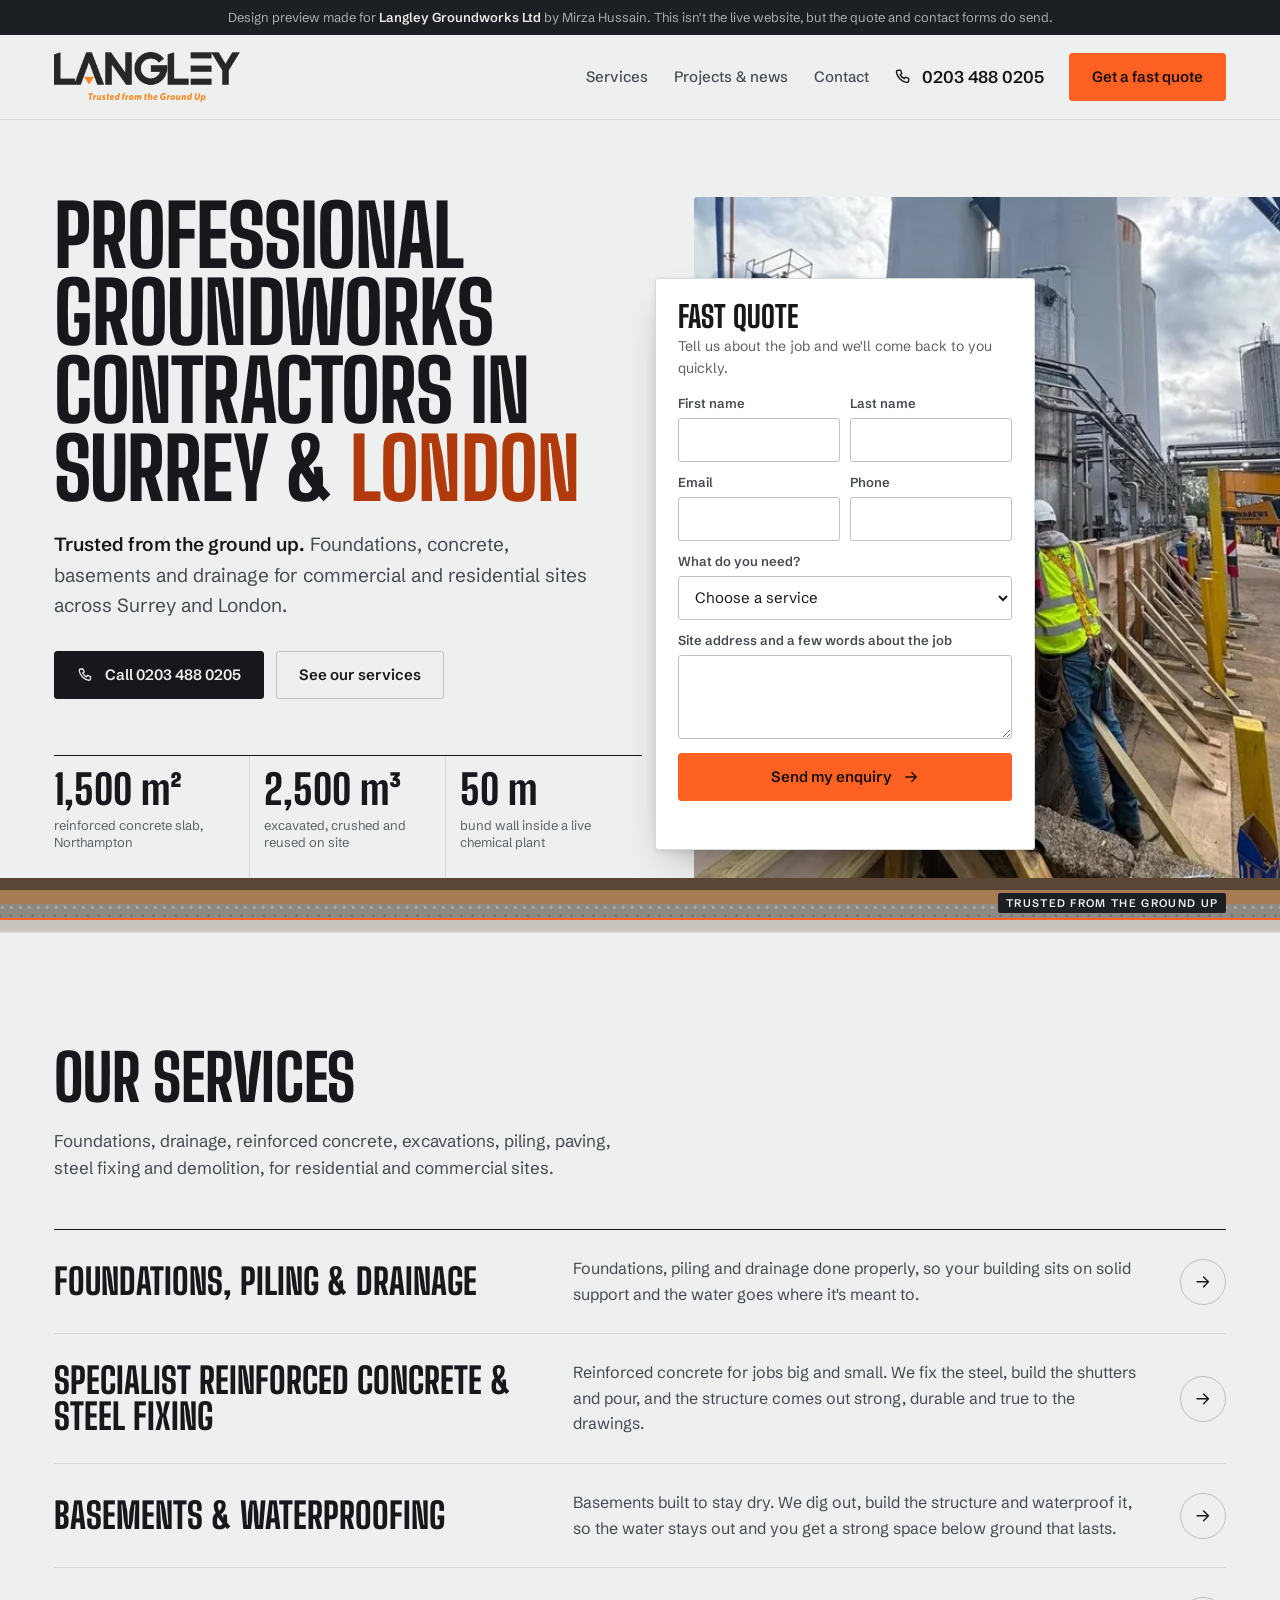
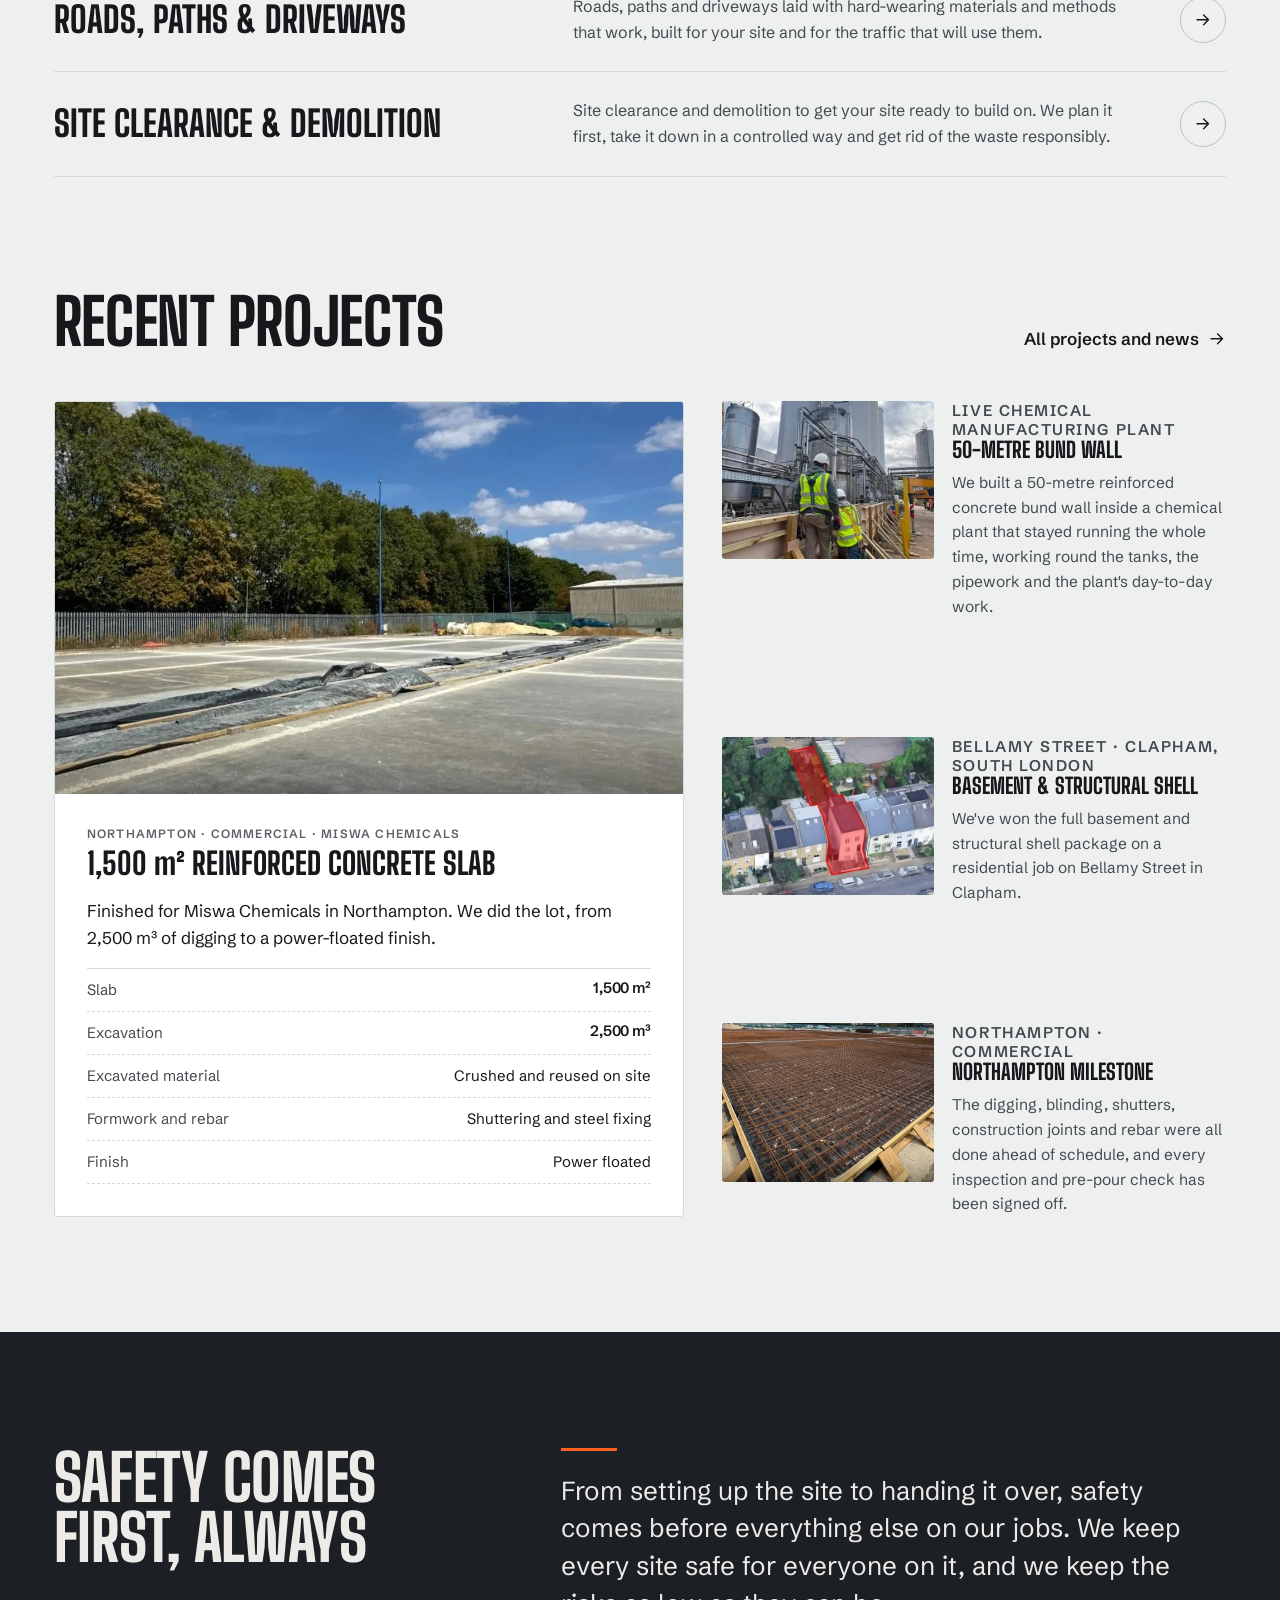
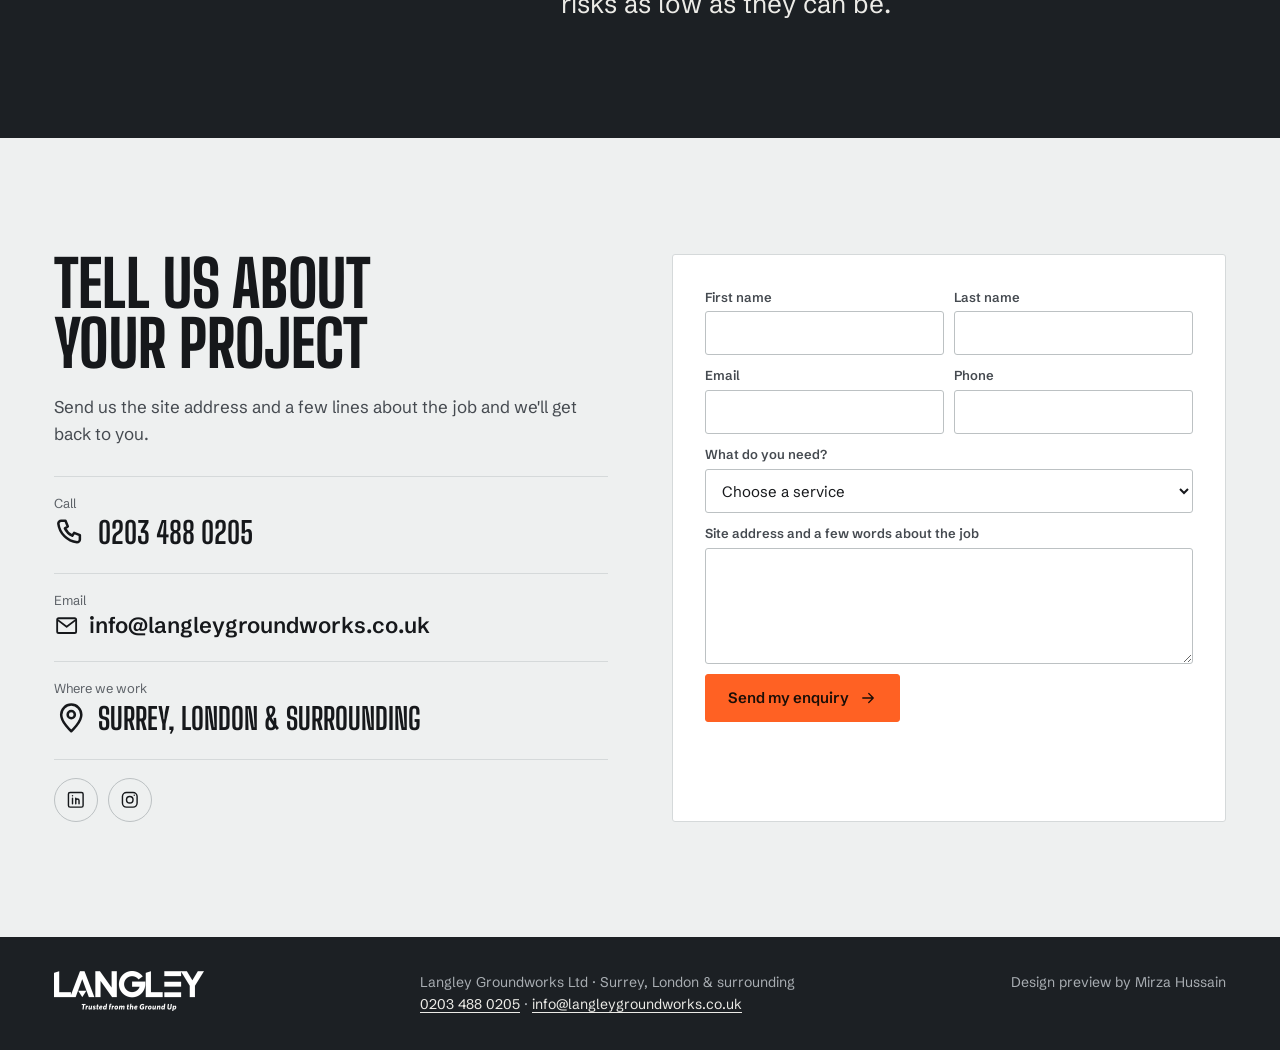
<file: index.html>
<!doctype html>
<html lang="en-GB">
<head>
<meta charset="utf-8">
<meta name="viewport" content="width=device-width, initial-scale=1">
<meta name="robots" content="noindex, nofollow">
<title>Groundworks Contractors in Surrey & London | Langley Groundworks</title>
<meta name="description" content="Langley Groundworks: foundations, piling, drainage, reinforced concrete, basements, driveways and demolition across Surrey and London. Call 0203 488 0205 for a fast quote.">
<meta name="theme-color" content="#eef0f0">
<link rel="preconnect" href="https://fonts.googleapis.com"><link rel="preconnect" href="https://fonts.gstatic.com" crossorigin>
<link href="https://fonts.googleapis.com/css2?family=Big+Shoulders+Display:wght@700;800&family=JetBrains+Mono:wght@500&family=Schibsted+Grotesk:wght@400;500;600&display=swap" rel="stylesheet">
<link rel="icon" type="image/png" href="img/favicon.png">
<link rel="apple-touch-icon" href="img/apple-touch-icon.png">
<link rel="stylesheet" href="styles.css?v=8794d1c8">
<script type="application/ld+json">{"@context": "https://schema.org", "@type": "GeneralContractor", "name": "Langley Groundworks Ltd", "url": "https://www.langleygroundworks.co.uk/", "telephone": "+44 20 3488 0205", "email": "info@langleygroundworks.co.uk", "slogan": "Trusted from the ground up", "areaServed": [{"@type": "AdministrativeArea", "name": "Surrey"}, {"@type": "City", "name": "London"}], "sameAs": ["https://www.linkedin.com/company/langley-groundworks-ltd", "https://www.instagram.com/langleygroundworksltd/"], "makesOffer": [{"@type": "Offer", "itemOffered": {"@type": "Service", "name": "Foundations, Piling & Drainage"}}, {"@type": "Offer", "itemOffered": {"@type": "Service", "name": "Specialist Reinforced Concrete & Steel Fixing"}}, {"@type": "Offer", "itemOffered": {"@type": "Service", "name": "Basements & Waterproofing"}}, {"@type": "Offer", "itemOffered": {"@type": "Service", "name": "Roads, Paths & Driveways"}}, {"@type": "Offer", "itemOffered": {"@type": "Service", "name": "Site Clearance & Demolition"}}]}</script>
</head>
<body>
<div class="preview">Design preview made for <b>Langley Groundworks Ltd</b> by Mirza Hussain. This isn't the live website, but the quote and contact forms do send.</div>
<header class="top"><div class="wrap">
  <a class="logo" href="index.html" aria-label="Langley Groundworks home"><img src="img/logo.png" alt="Langley Groundworks, trusted from the ground up" width="600" height="161"></a>
  <nav aria-label="Main"><a href="index.html#services">Services</a><a href="projects.html">Projects & news</a><a href="index.html#contact">Contact</a></nav>
  <a class="call" href="tel:+442034880205"><svg class="i" viewBox="0 0 24 24" aria-hidden="true"><path d="M5 4h3l1.6 4-2 1.3a11 11 0 0 0 5.1 5.1l1.3-2 4 1.6v3a2 2 0 0 1-2 2A15 15 0 0 1 3 6a2 2 0 0 1 2-2Z"/></svg><span>0203 488 0205</span></a>
  <a class="btn orange" href="index.html#quote">Get a fast quote</a>
</div></header>
<main>

<section class="hero">
  <div class="wrap">
    <div>
      <h1>Professional groundworks contractors in Surrey &amp; <em>London</em></h1>
      <p class="lede"><b>Trusted from the ground up.</b> Foundations, concrete, basements and drainage for commercial and residential sites across Surrey and London.</p>
      <div class="ctas"><a class="btn" href="tel:+442034880205"><svg class="i" viewBox="0 0 24 24" aria-hidden="true"><path d="M5 4h3l1.6 4-2 1.3a11 11 0 0 0 5.1 5.1l1.3-2 4 1.6v3a2 2 0 0 1-2 2A15 15 0 0 1 3 6a2 2 0 0 1 2-2Z"/></svg> Call 0203 488 0205</a><a class="btn ghost" href="#services">See our services</a></div>
      <div class="facts" aria-label="Recent work in numbers">
        <div><span class="num">1,500 m²</span><small>reinforced concrete slab, Northampton</small></div>
        <div><span class="num">2,500 m³</span><small>excavated, crushed and reused on site</small></div>
        <div><span class="num">50 m</span><small>bund wall inside a live chemical plant</small></div>
      </div>
    </div>
    <div class="visual">
      <img src="img/bundwall-1080.webp" srcset="img/bundwall-640.webp 640w, img/bundwall-1080.webp 1080w" sizes="(max-width: 900px) 100vw, 48vw" alt="Langley Groundworks team on the reinforced concrete bund wall inside a live chemical plant" width="1080" height="700" fetchpriority="high" decoding="async">
      <div class="quote" id="quote">
        <h2>Fast quote</h2>
        <p class="sub">Tell us about the job and we'll come back to you quickly.</p>
        <form class="js-form" id="q" novalidate>
  <div class="two"><div class="field"><label for="q-fn">First name</label><input id="q-fn" name="first" autocomplete="given-name" required></div>
  <div class="field"><label for="q-ln">Last name</label><input id="q-ln" name="last" autocomplete="family-name" required></div></div>
  <div class="two"><div class="field"><label for="q-em">Email</label><input id="q-em" name="email" type="email" autocomplete="email" required></div>
  <div class="field"><label for="q-ph">Phone</label><input id="q-ph" name="phone" type="tel" autocomplete="tel"></div></div>
  <div class="field"><label for="q-sv">What do you need?</label><select id="q-sv" name="service"><option value="">Choose a service</option><option>Foundations, Piling & Drainage</option><option>Specialist Reinforced Concrete & Steel Fixing</option><option>Basements & Waterproofing</option><option>Roads, Paths & Driveways</option><option>Site Clearance & Demolition</option><option>Something else</option></select></div>
  <div class="field"><label for="q-ms">Site address and a few words about the job</label><textarea id="q-ms" name="message" required></textarea></div>
  <button class="btn orange" type="submit">Send my enquiry <svg class="i" viewBox="0 0 24 24" aria-hidden="true"><path d="M5 12h14M13 6l6 6-6 6"/></svg></button>
  <p class="form-note" aria-live="polite"></p>
</form>
      </div>
    </div>
  </div>
  <div class="strata" role="presentation"><span class="datum">Trusted from the ground up</span></div>
</section>

<section class="block" id="services"><div class="wrap">
  <div class="head-row"><div><h2 class="h">Our services</h2><p class="intro">Foundations, drainage, reinforced concrete, excavations, piling, paving, steel fixing and demolition, for residential and commercial sites.</p></div></div>
  <div class="works"><a class="work" href="services/foundations-piling-drainage.html"><h3>Foundations, Piling & Drainage</h3><p>Foundations, piling and drainage done properly, so your building sits on solid support and the water goes where it's meant to.</p><span class="go" aria-hidden="true"><svg class="i" viewBox="0 0 24 24" aria-hidden="true"><path d="M5 12h14M13 6l6 6-6 6"/></svg></span></a><a class="work" href="services/reinforced-concrete-steel-fixing.html"><h3>Specialist Reinforced Concrete & Steel Fixing</h3><p>Reinforced concrete for jobs big and small. We fix the steel, build the shutters and pour, and the structure comes out strong, durable and true to the drawings.</p><span class="go" aria-hidden="true"><svg class="i" viewBox="0 0 24 24" aria-hidden="true"><path d="M5 12h14M13 6l6 6-6 6"/></svg></span></a><a class="work" href="services/basements-waterproofing.html"><h3>Basements & Waterproofing</h3><p>Basements built to stay dry. We dig out, build the structure and waterproof it, so the water stays out and you get a strong space below ground that lasts.</p><span class="go" aria-hidden="true"><svg class="i" viewBox="0 0 24 24" aria-hidden="true"><path d="M5 12h14M13 6l6 6-6 6"/></svg></span></a><a class="work" href="services/roads-paths-driveways.html"><h3>Roads, Paths & Driveways</h3><p>Roads, paths and driveways laid with hard-wearing materials and methods that work, built for your site and for the traffic that will use them.</p><span class="go" aria-hidden="true"><svg class="i" viewBox="0 0 24 24" aria-hidden="true"><path d="M5 12h14M13 6l6 6-6 6"/></svg></span></a><a class="work" href="services/site-clearance-demolition.html"><h3>Site Clearance & Demolition</h3><p>Site clearance and demolition to get your site ready to build on. We plan it first, take it down in a controlled way and get rid of the waste responsibly.</p><span class="go" aria-hidden="true"><svg class="i" viewBox="0 0 24 24" aria-hidden="true"><path d="M5 12h14M13 6l6 6-6 6"/></svg></span></a></div>
</div></section>

<section class="block" style="padding-top:0"><div class="wrap">
  <div class="head-row"><h2 class="h">Recent projects</h2><a class="more" href="projects.html">All projects and news <svg class="i" viewBox="0 0 24 24" aria-hidden="true"><path d="M5 12h14M13 6l6 6-6 6"/></svg></a></div>
  <div class="projects-grid">
    <article class="feature"><img src="img/slab-1080.webp" srcset="img/slab-640.webp 640w, img/slab-1080.webp 1080w" sizes="(max-width: 900px) 100vw, 56vw" alt="The finished 1,500 m² reinforced concrete slab in Northampton" width="1080" height="700" loading="lazy" decoding="async"><div class="body"><p class="where">Northampton · Commercial · Miswa Chemicals</p><h3>1,500 <span class="u">m²</span> reinforced concrete slab</h3><p>Finished for Miswa Chemicals in Northampton. We did the lot, from 2,500 m³ of digging to a power-floated finish.</p><ul class="spec"><li><span>Slab</span><span class="num">1,500 m²</span></li><li><span>Excavation</span><span class="num">2,500 m³</span></li><li><span>Excavated material</span><span>Crushed and reused on site</span></li><li><span>Formwork and rebar</span><span>Shuttering and steel fixing</span></li><li><span>Finish</span><span>Power floated</span></li></ul></div></article>
    <div class="side-projects"><article class="proj"><img src="img/bundwall-wide-1080.webp" srcset="img/bundwall-wide-640.webp 640w, img/bundwall-wide-1080.webp 1080w" sizes="(max-width: 520px) 100vw, 20vw" alt="50-metre bund wall" width="1080" height="700" loading="lazy" decoding="async"><div><p class="where">Live chemical manufacturing plant</p><h3>50-metre bund wall</h3><p>We built a 50-metre reinforced concrete bund wall inside a chemical plant that stayed running the whole time, working round the tanks, the pipework and the plant's day-to-day work.</p></div></article><article class="proj"><img src="img/clapham-1080.webp" srcset="img/clapham-640.webp 640w, img/clapham-1080.webp 1080w" sizes="(max-width: 520px) 100vw, 20vw" alt="Basement & structural shell" width="1080" height="700" loading="lazy" decoding="async"><div><p class="where">Bellamy Street · Clapham, South London</p><h3>Basement & structural shell</h3><p>We've won the full basement and structural shell package on a residential job on Bellamy Street in Clapham.</p></div></article><article class="proj"><img src="img/rebar-1080.webp" srcset="img/rebar-640.webp 640w, img/rebar-1080.webp 1080w" sizes="(max-width: 520px) 100vw, 20vw" alt="Northampton milestone" width="1080" height="700" loading="lazy" decoding="async"><div><p class="where">Northampton · Commercial</p><h3>Northampton milestone</h3><p>The digging, blinding, shutters, construction joints and rebar were all done ahead of schedule, and every inspection and pre-pour check has been signed off.</p></div></article></div>
  </div>
</div></section>

<section class="block safety"><div class="wrap">
  <h2 class="h">Safety comes first, always</h2>
  <div><blockquote>From setting up the site to handing it over, safety comes before everything else on our jobs. We keep every site safe for everyone on it, and we keep the risks as low as they can be.</blockquote></div>
</div></section>

<section class="block contact" id="contact"><div class="wrap">
  <div>
    <h2 class="h">Tell us about your project</h2>
    <p class="intro">Send us the site address and a few lines about the job and we'll get back to you.</p>
    <ul class="lines">
      <li><small>Call</small><a href="tel:+442034880205"><svg class="i" viewBox="0 0 24 24" aria-hidden="true"><path d="M5 4h3l1.6 4-2 1.3a11 11 0 0 0 5.1 5.1l1.3-2 4 1.6v3a2 2 0 0 1-2 2A15 15 0 0 1 3 6a2 2 0 0 1 2-2Z"/></svg> 0203 488 0205</a></li>
      <li><small>Email</small><a href="mailto:info@langleygroundworks.co.uk" style="text-transform:none;font-family:var(--sans);font-weight:600;font-size:clamp(17px,1.8vw,22px)"><svg class="i" viewBox="0 0 24 24" aria-hidden="true"><rect x="3" y="5" width="18" height="14" rx="1.5"/><path d="m4 7 8 6 8-6"/></svg> info@langleygroundworks.co.uk</a></li>
      <li><small>Where we work</small><span style="display:inline-flex;gap:10px;align-items:center;font:700 clamp(22px,2.6vw,30px)/1.15 var(--display);text-transform:uppercase"><svg class="i" viewBox="0 0 24 24" aria-hidden="true"><path d="M12 21s-7-6.2-7-11.5a7 7 0 0 1 14 0C19 14.8 12 21 12 21Z"/><circle cx="12" cy="9.5" r="2.5"/></svg> Surrey, London &amp; surrounding</span></li>
    </ul>
    <div class="social"><a href="https://www.linkedin.com/company/langley-groundworks-ltd" aria-label="Langley Groundworks on LinkedIn" rel="noopener"><svg class="i" viewBox="0 0 24 24" aria-hidden="true"><rect x="3" y="3" width="18" height="18" rx="2"/><path d="M8 10v7M8 7v.01M12 17v-4a2 2 0 0 1 4 0v4M12 10v7"/></svg></a><a href="https://www.instagram.com/langleygroundworksltd/" aria-label="Langley Groundworks on Instagram" rel="noopener"><svg class="i" viewBox="0 0 24 24" aria-hidden="true"><rect x="3" y="3" width="18" height="18" rx="5"/><circle cx="12" cy="12" r="4"/><path d="M17.5 6.5v.01"/></svg></a></div>
  </div>
  <div class="panel"><form class="js-form" id="c" novalidate>
  <div class="two"><div class="field"><label for="c-fn">First name</label><input id="c-fn" name="first" autocomplete="given-name" required></div>
  <div class="field"><label for="c-ln">Last name</label><input id="c-ln" name="last" autocomplete="family-name" required></div></div>
  <div class="two"><div class="field"><label for="c-em">Email</label><input id="c-em" name="email" type="email" autocomplete="email" required></div>
  <div class="field"><label for="c-ph">Phone</label><input id="c-ph" name="phone" type="tel" autocomplete="tel"></div></div>
  <div class="field"><label for="c-sv">What do you need?</label><select id="c-sv" name="service"><option value="">Choose a service</option><option>Foundations, Piling & Drainage</option><option>Specialist Reinforced Concrete & Steel Fixing</option><option>Basements & Waterproofing</option><option>Roads, Paths & Driveways</option><option>Site Clearance & Demolition</option><option>Something else</option></select></div>
  <div class="field"><label for="c-ms">Site address and a few words about the job</label><textarea id="c-ms" name="message" rows="4" required></textarea></div>
  <button class="btn orange" type="submit">Send my enquiry <svg class="i" viewBox="0 0 24 24" aria-hidden="true"><path d="M5 12h14M13 6l6 6-6 6"/></svg></button>
  <p class="form-note" aria-live="polite"></p>
</form></div>
</div></section>

</main>
<footer><div class="wrap">
  <img src="img/logo-alt.png" alt="Langley Groundworks" width="600" height="160" loading="lazy">
  <div>Langley Groundworks Ltd · Surrey, London &amp; surrounding<br><a href="tel:+442034880205">0203 488 0205</a> · <a href="mailto:info@langleygroundworks.co.uk">info@langleygroundworks.co.uk</a></div>
  <div class="made">Design preview by Mirza Hussain</div>
</div></footer>
<div class="dock"><a class="btn" href="tel:+442034880205"><svg class="i" viewBox="0 0 24 24" aria-hidden="true"><path d="M5 4h3l1.6 4-2 1.3a11 11 0 0 0 5.1 5.1l1.3-2 4 1.6v3a2 2 0 0 1-2 2A15 15 0 0 1 3 6a2 2 0 0 1 2-2Z"/></svg> Call</a><a class="btn orange" href="index.html#quote">Get a quote</a></div>
<script src="site.js?v=37be98bd" defer></script>
</body>
</html>
</file>
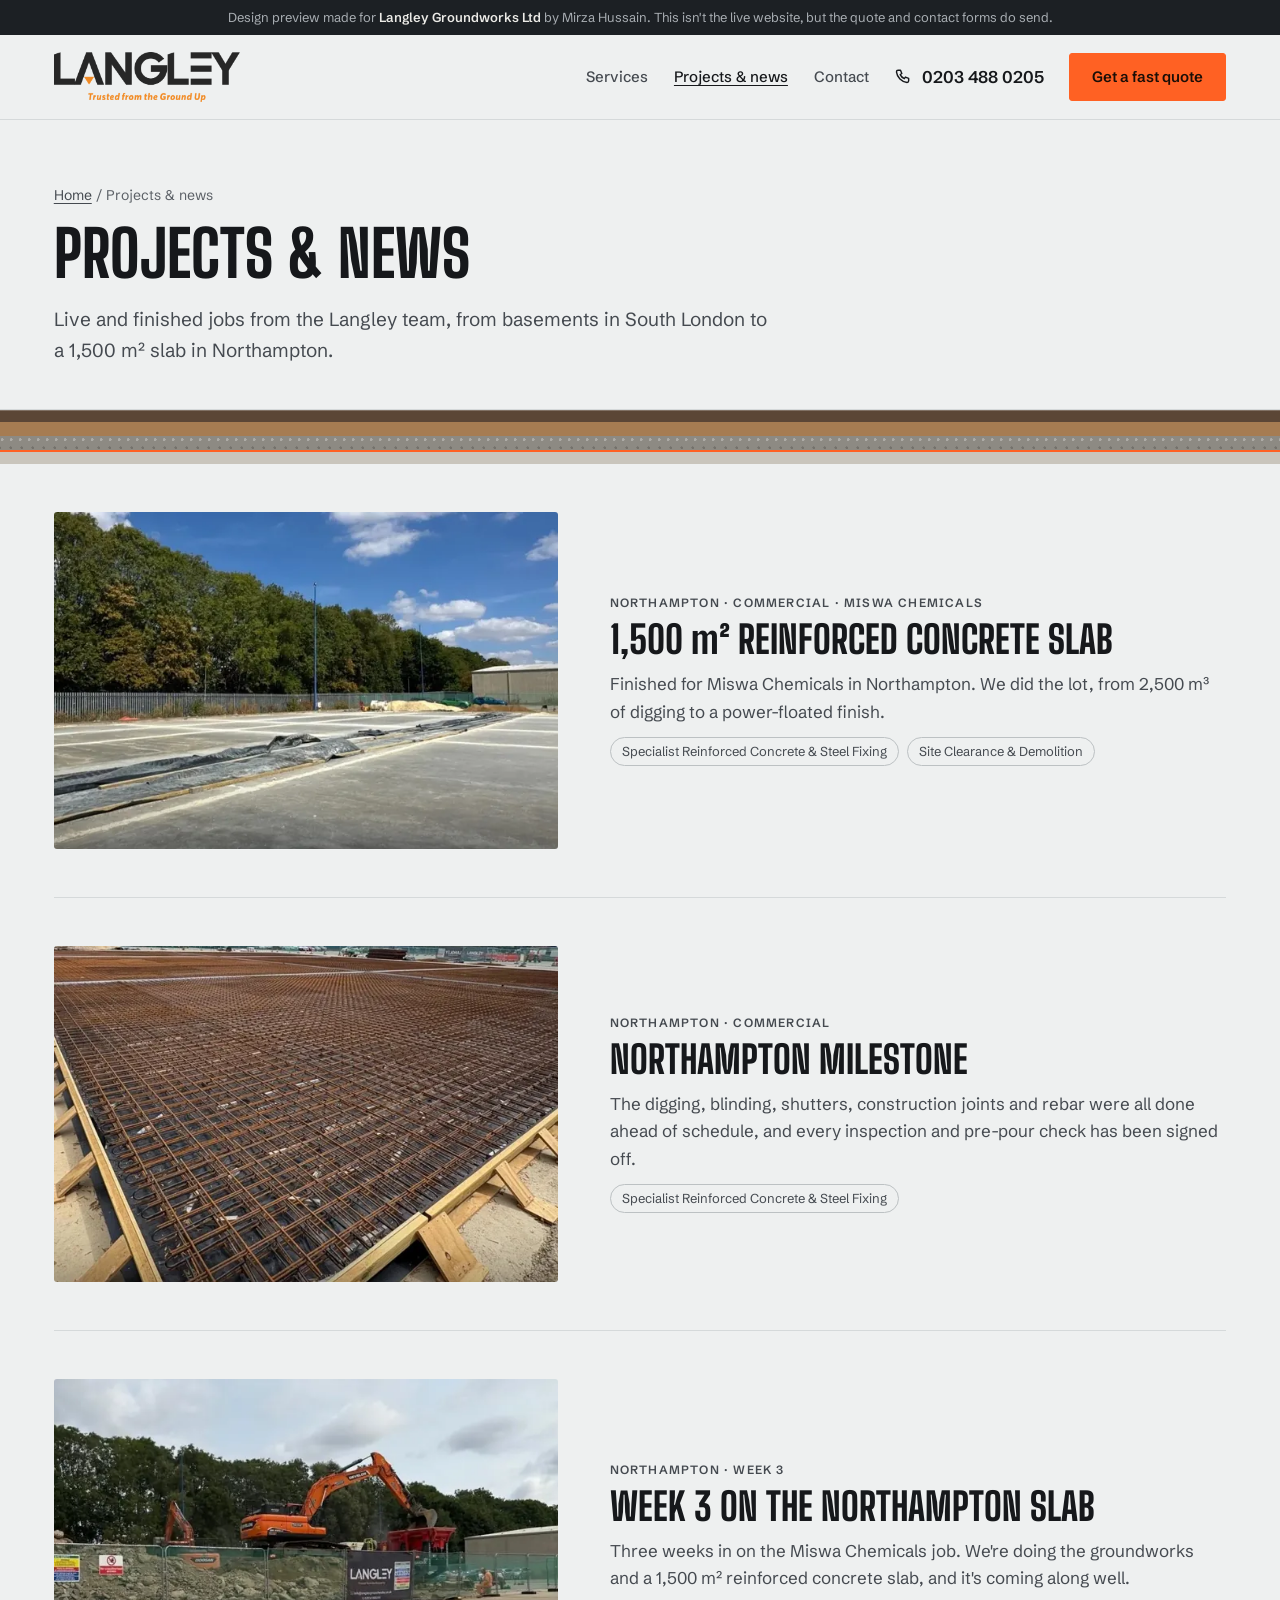
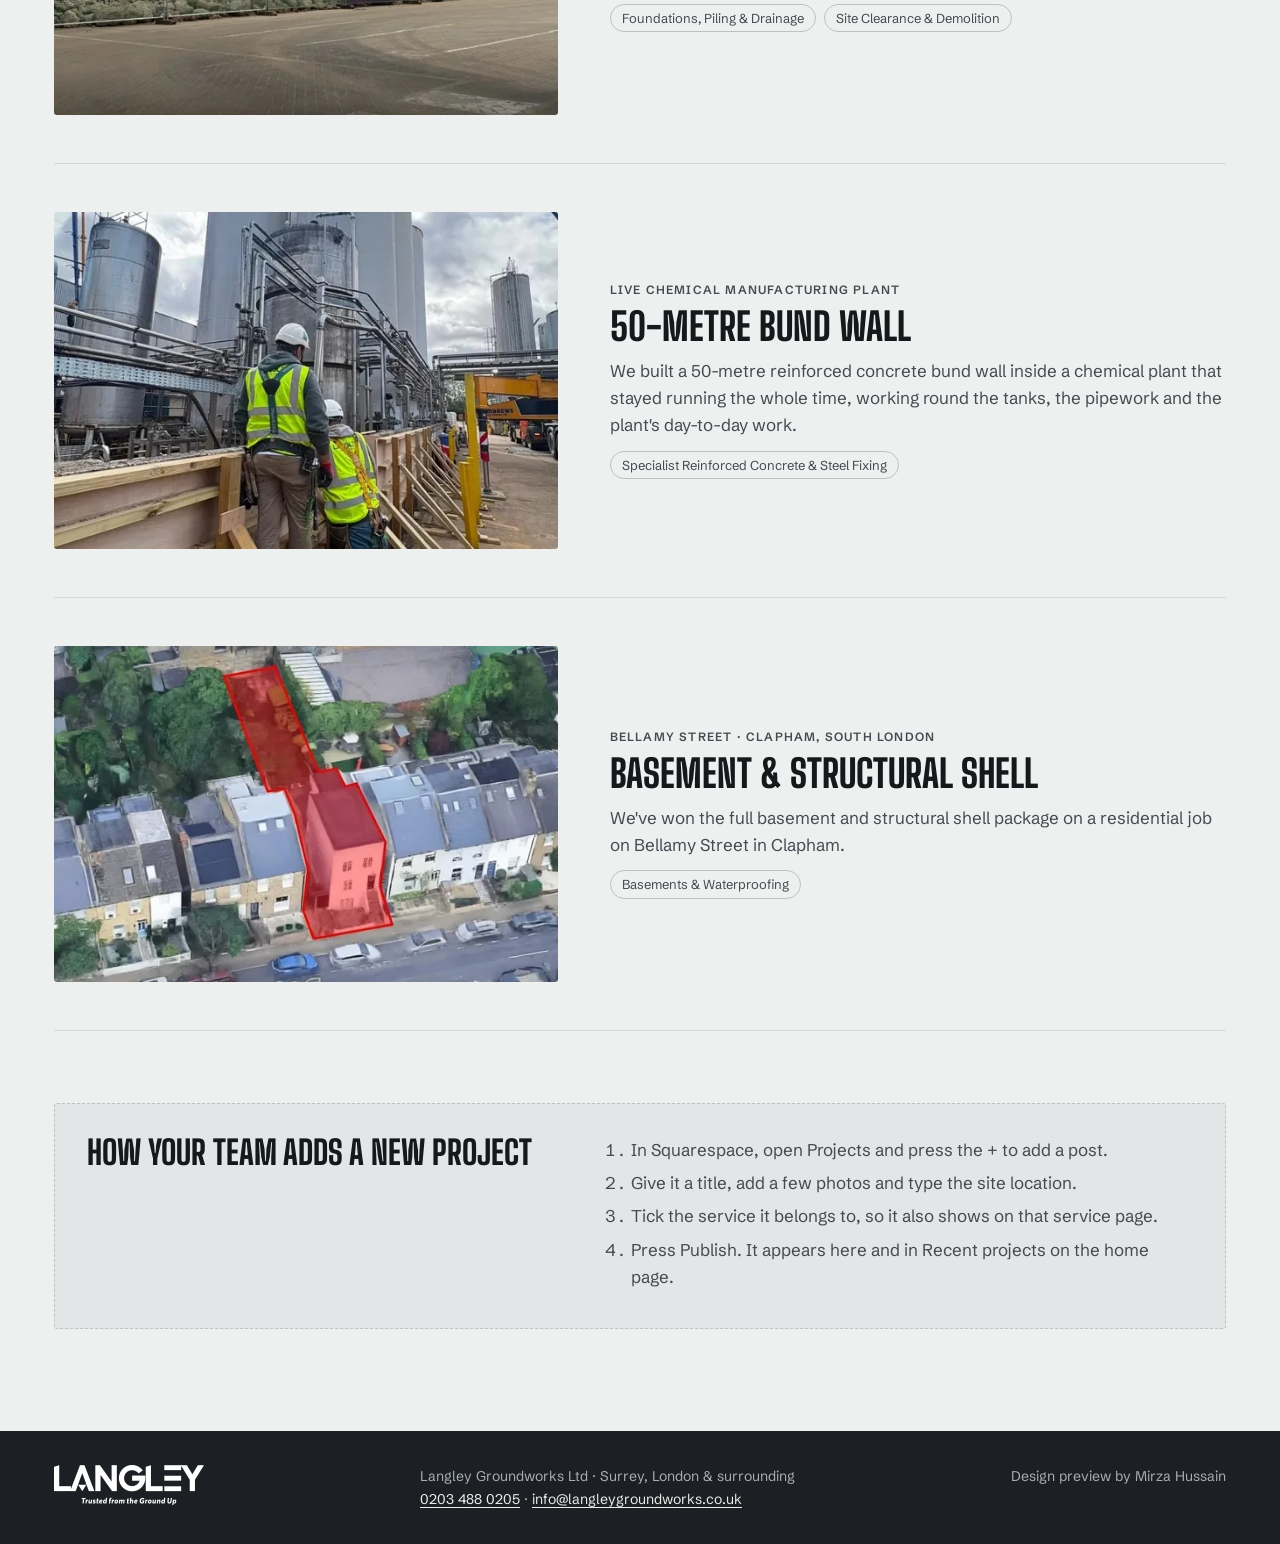
<file: projects.html>
<!doctype html>
<html lang="en-GB">
<head>
<meta charset="utf-8">
<meta name="viewport" content="width=device-width, initial-scale=1">
<meta name="robots" content="noindex, nofollow">
<title>Projects & News | Langley Groundworks</title>
<meta name="description" content="Recent groundworks, reinforced concrete and basement projects by Langley Groundworks across Surrey, London and beyond.">
<meta name="theme-color" content="#eef0f0">
<link rel="preconnect" href="https://fonts.googleapis.com"><link rel="preconnect" href="https://fonts.gstatic.com" crossorigin>
<link href="https://fonts.googleapis.com/css2?family=Big+Shoulders+Display:wght@700;800&family=JetBrains+Mono:wght@500&family=Schibsted+Grotesk:wght@400;500;600&display=swap" rel="stylesheet">
<link rel="icon" type="image/png" href="img/favicon.png">
<link rel="apple-touch-icon" href="img/apple-touch-icon.png">
<link rel="stylesheet" href="styles.css?v=8794d1c8">

</head>
<body>
<div class="preview">Design preview made for <b>Langley Groundworks Ltd</b> by Mirza Hussain. This isn't the live website, but the quote and contact forms do send.</div>
<header class="top"><div class="wrap">
  <a class="logo" href="index.html" aria-label="Langley Groundworks home"><img src="img/logo.png" alt="Langley Groundworks, trusted from the ground up" width="600" height="161"></a>
  <nav aria-label="Main"><a href="index.html#services">Services</a><a href="projects.html" aria-current="page">Projects & news</a><a href="index.html#contact">Contact</a></nav>
  <a class="call" href="tel:+442034880205"><svg class="i" viewBox="0 0 24 24" aria-hidden="true"><path d="M5 4h3l1.6 4-2 1.3a11 11 0 0 0 5.1 5.1l1.3-2 4 1.6v3a2 2 0 0 1-2 2A15 15 0 0 1 3 6a2 2 0 0 1 2-2Z"/></svg><span>0203 488 0205</span></a>
  <a class="btn orange" href="index.html#quote">Get a fast quote</a>
</div></header>
<main>

<section class="page-head"><div class="wrap">
  <p class="crumbs"><a href="index.html">Home</a> / Projects &amp; news</p>
  <h1>Projects &amp; news</h1>
  <p class="lede">Live and finished jobs from the Langley team, from basements in South London to a 1,500 m² slab in Northampton.</p>
</div></section>
<div class="strata" role="presentation"></div>
<div class="wrap" style="padding-bottom:clamp(60px,8vw,110px)">
  <article class="post"><img src="img/slab-1080.webp" srcset="img/slab-640.webp 640w, img/slab-1080.webp 1080w" sizes="(max-width: 760px) 100vw, 45vw" alt="1,500 m² reinforced concrete slab" width="1080" height="700" loading="lazy" decoding="async"><div><p class="where">Northampton · Commercial · Miswa Chemicals</p><h2>1,500 <span class="u">m²</span> reinforced concrete slab</h2><p>Finished for Miswa Chemicals in Northampton. We did the lot, from 2,500 m³ of digging to a power-floated finish.</p><div class="tags"><a href="services/reinforced-concrete-steel-fixing.html">Specialist Reinforced Concrete & Steel Fixing</a><a href="services/site-clearance-demolition.html">Site Clearance & Demolition</a></div></div></article><article class="post"><img src="img/rebar-1080.webp" srcset="img/rebar-640.webp 640w, img/rebar-1080.webp 1080w" sizes="(max-width: 760px) 100vw, 45vw" alt="Northampton milestone" width="1080" height="700" loading="lazy" decoding="async"><div><p class="where">Northampton · Commercial</p><h2>Northampton milestone</h2><p>The digging, blinding, shutters, construction joints and rebar were all done ahead of schedule, and every inspection and pre-pour check has been signed off.</p><div class="tags"><a href="services/reinforced-concrete-steel-fixing.html">Specialist Reinforced Concrete & Steel Fixing</a></div></div></article><article class="post"><img src="img/excavator-1080.webp" srcset="img/excavator-640.webp 640w, img/excavator-1080.webp 1080w" sizes="(max-width: 760px) 100vw, 45vw" alt="Week 3 on the Northampton slab" width="1080" height="700" loading="lazy" decoding="async"><div><p class="where">Northampton · Week 3</p><h2>Week 3 on the Northampton slab</h2><p>Three weeks in on the Miswa Chemicals job. We're doing the groundworks and a 1,500 m² reinforced concrete slab, and it's coming along well.</p><div class="tags"><a href="services/foundations-piling-drainage.html">Foundations, Piling & Drainage</a><a href="services/site-clearance-demolition.html">Site Clearance & Demolition</a></div></div></article><article class="post"><img src="img/bundwall-wide-1080.webp" srcset="img/bundwall-wide-640.webp 640w, img/bundwall-wide-1080.webp 1080w" sizes="(max-width: 760px) 100vw, 45vw" alt="50-metre bund wall" width="1080" height="700" loading="lazy" decoding="async"><div><p class="where">Live chemical manufacturing plant</p><h2>50-metre bund wall</h2><p>We built a 50-metre reinforced concrete bund wall inside a chemical plant that stayed running the whole time, working round the tanks, the pipework and the plant's day-to-day work.</p><div class="tags"><a href="services/reinforced-concrete-steel-fixing.html">Specialist Reinforced Concrete & Steel Fixing</a></div></div></article><article class="post"><img src="img/clapham-1080.webp" srcset="img/clapham-640.webp 640w, img/clapham-1080.webp 1080w" sizes="(max-width: 760px) 100vw, 45vw" alt="Basement & structural shell" width="1080" height="700" loading="lazy" decoding="async"><div><p class="where">Bellamy Street · Clapham, South London</p><h2>Basement & structural shell</h2><p>We've won the full basement and structural shell package on a residential job on Bellamy Street in Clapham.</p><div class="tags"><a href="services/basements-waterproofing.html">Basements & Waterproofing</a></div></div></article>
  <section class="howto" aria-labelledby="howto-h">
    <h2 id="howto-h">How your team adds a new project</h2>
    <ol>
      <li>In Squarespace, open Projects and press the + to add a post.</li>
      <li>Give it a title, add a few photos and type the site location.</li>
      <li>Tick the service it belongs to, so it also shows on that service page.</li>
      <li>Press Publish. It appears here and in Recent projects on the home page.</li>
    </ol>
  </section>
</div>

</main>
<footer><div class="wrap">
  <img src="img/logo-alt.png" alt="Langley Groundworks" width="600" height="160" loading="lazy">
  <div>Langley Groundworks Ltd · Surrey, London &amp; surrounding<br><a href="tel:+442034880205">0203 488 0205</a> · <a href="mailto:info@langleygroundworks.co.uk">info@langleygroundworks.co.uk</a></div>
  <div class="made">Design preview by Mirza Hussain</div>
</div></footer>
<div class="dock"><a class="btn" href="tel:+442034880205"><svg class="i" viewBox="0 0 24 24" aria-hidden="true"><path d="M5 4h3l1.6 4-2 1.3a11 11 0 0 0 5.1 5.1l1.3-2 4 1.6v3a2 2 0 0 1-2 2A15 15 0 0 1 3 6a2 2 0 0 1 2-2Z"/></svg> Call</a><a class="btn orange" href="index.html#quote">Get a quote</a></div>
<script src="site.js?v=37be98bd" defer></script>
</body>
</html>
</file>
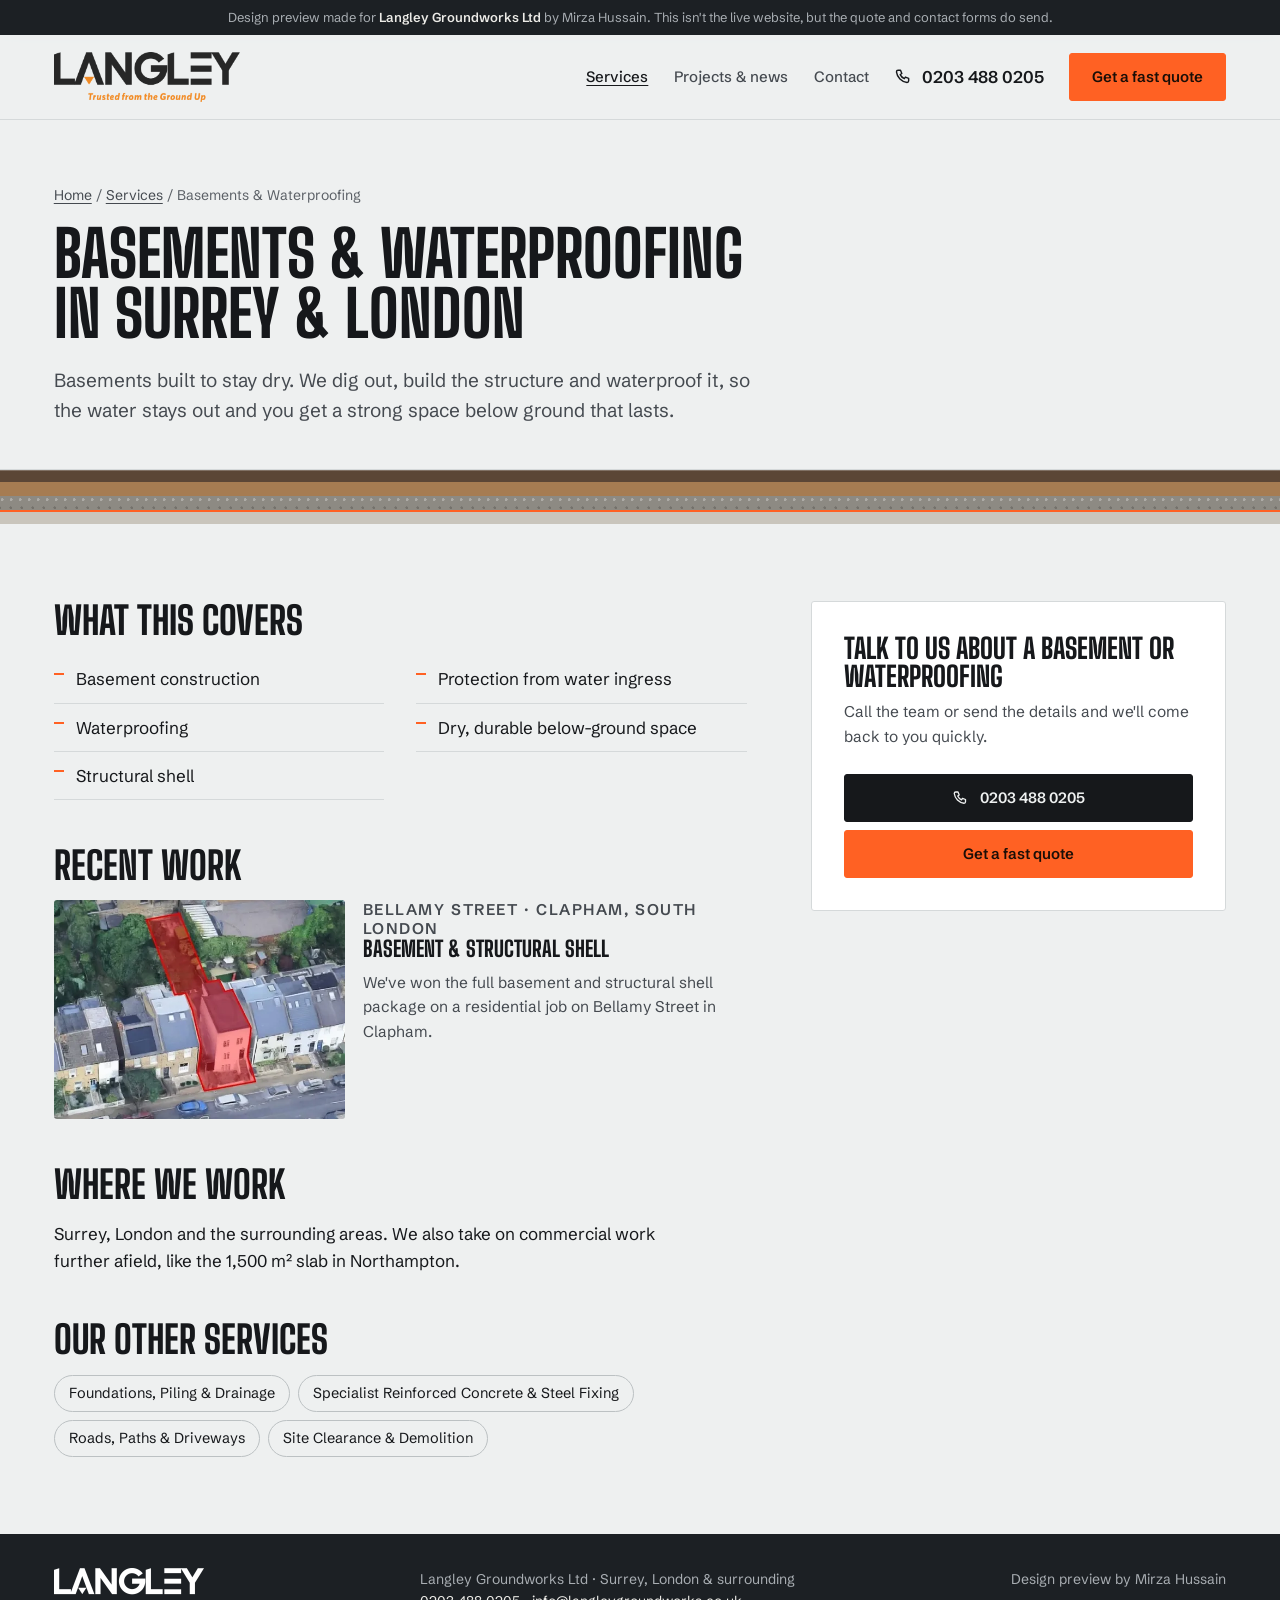
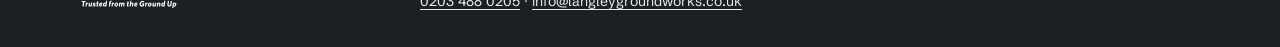
<file: services/basements-waterproofing.html>
<!doctype html>
<html lang="en-GB">
<head>
<meta charset="utf-8">
<meta name="viewport" content="width=device-width, initial-scale=1">
<meta name="robots" content="noindex, nofollow">
<title>Basements & Waterproofing in Surrey & London | Langley Groundworks</title>
<meta name="description" content="Basements built to stay dry. We dig out, build the structure and waterproof it, so the water stays out and you get a strong space below ground that. Surrey, London and surrounding areas.">
<meta name="theme-color" content="#eef0f0">
<link rel="preconnect" href="https://fonts.googleapis.com"><link rel="preconnect" href="https://fonts.gstatic.com" crossorigin>
<link href="https://fonts.googleapis.com/css2?family=Big+Shoulders+Display:wght@700;800&family=JetBrains+Mono:wght@500&family=Schibsted+Grotesk:wght@400;500;600&display=swap" rel="stylesheet">
<link rel="icon" type="image/png" href="../img/favicon.png">
<link rel="apple-touch-icon" href="../img/apple-touch-icon.png">
<link rel="stylesheet" href="../styles.css?v=8794d1c8">
<script type="application/ld+json">{"@context": "https://schema.org", "@type": "Service", "name": "Basements & Waterproofing", "description": "Basements built to stay dry. We dig out, build the structure and waterproof it, so the water stays out and you get a strong space below ground that lasts.", "areaServed": ["Surrey", "London"], "provider": {"@type": "GeneralContractor", "name": "Langley Groundworks Ltd", "telephone": "+44 20 3488 0205", "url": "https://www.langleygroundworks.co.uk/"}}</script>
</head>
<body>
<div class="preview">Design preview made for <b>Langley Groundworks Ltd</b> by Mirza Hussain. This isn't the live website, but the quote and contact forms do send.</div>
<header class="top"><div class="wrap">
  <a class="logo" href="../index.html" aria-label="Langley Groundworks home"><img src="../img/logo.png" alt="Langley Groundworks, trusted from the ground up" width="600" height="161"></a>
  <nav aria-label="Main"><a href="../index.html#services" aria-current="page">Services</a><a href="../projects.html">Projects & news</a><a href="../index.html#contact">Contact</a></nav>
  <a class="call" href="tel:+442034880205"><svg class="i" viewBox="0 0 24 24" aria-hidden="true"><path d="M5 4h3l1.6 4-2 1.3a11 11 0 0 0 5.1 5.1l1.3-2 4 1.6v3a2 2 0 0 1-2 2A15 15 0 0 1 3 6a2 2 0 0 1 2-2Z"/></svg><span>0203 488 0205</span></a>
  <a class="btn orange" href="../index.html#quote">Get a fast quote</a>
</div></header>
<main>

<section class="page-head"><div class="wrap">
  <p class="crumbs"><a href="../index.html">Home</a> / <a href="../index.html#services">Services</a> / Basements & Waterproofing</p>
  <h1>Basements & Waterproofing in Surrey &amp; London</h1>
  <p class="lede">Basements built to stay dry. We dig out, build the structure and waterproof it, so the water stays out and you get a strong space below ground that lasts.</p>
</div></section>
<div class="strata" role="presentation"></div>
<div class="wrap svc">
  <div>
    <h2>What this covers</h2>
    <ul class="scope"><li>Basement construction</li><li>Waterproofing</li><li>Structural shell</li><li>Protection from water ingress</li><li>Dry, durable below-ground space</li></ul>
    <h2>Recent work</h2><article class="proj"><img src="../img/clapham-1080.webp" srcset="../img/clapham-640.webp 640w, ../img/clapham-1080.webp 1080w" sizes="(max-width: 520px) 100vw, 30vw" alt="Basement & structural shell" width="1080" height="700" loading="lazy" decoding="async"><div><p class="where">Bellamy Street · Clapham, South London</p><h3>Basement & structural shell</h3><p>We've won the full basement and structural shell package on a residential job on Bellamy Street in Clapham.</p></div></article>
    <h2>Where we work</h2>
    <p>Surrey, London and the surrounding areas. We also take on commercial work further afield, like the 1,500 m² slab in Northampton.</p>
    <h2>Our other services</h2>
    <div class="others"><a href="foundations-piling-drainage.html">Foundations, Piling & Drainage</a><a href="reinforced-concrete-steel-fixing.html">Specialist Reinforced Concrete & Steel Fixing</a><a href="roads-paths-driveways.html">Roads, Paths & Driveways</a><a href="site-clearance-demolition.html">Site Clearance & Demolition</a></div>
  </div>
  <aside class="aside-call panel">
    <h3>Talk to us about a basement or waterproofing</h3>
    <p>Call the team or send the details and we'll come back to you quickly.</p>
    <a class="btn" href="tel:+442034880205"><svg class="i" viewBox="0 0 24 24" aria-hidden="true"><path d="M5 4h3l1.6 4-2 1.3a11 11 0 0 0 5.1 5.1l1.3-2 4 1.6v3a2 2 0 0 1-2 2A15 15 0 0 1 3 6a2 2 0 0 1 2-2Z"/></svg> 0203 488 0205</a>
    <a class="btn orange" href="../index.html#quote">Get a fast quote</a>
  </aside>
</div>

</main>
<footer><div class="wrap">
  <img src="../img/logo-alt.png" alt="Langley Groundworks" width="600" height="160" loading="lazy">
  <div>Langley Groundworks Ltd · Surrey, London &amp; surrounding<br><a href="tel:+442034880205">0203 488 0205</a> · <a href="mailto:info@langleygroundworks.co.uk">info@langleygroundworks.co.uk</a></div>
  <div class="made">Design preview by Mirza Hussain</div>
</div></footer>
<div class="dock"><a class="btn" href="tel:+442034880205"><svg class="i" viewBox="0 0 24 24" aria-hidden="true"><path d="M5 4h3l1.6 4-2 1.3a11 11 0 0 0 5.1 5.1l1.3-2 4 1.6v3a2 2 0 0 1-2 2A15 15 0 0 1 3 6a2 2 0 0 1 2-2Z"/></svg> Call</a><a class="btn orange" href="../index.html#quote">Get a quote</a></div>
<script src="../site.js?v=37be98bd" defer></script>
</body>
</html>
</file>
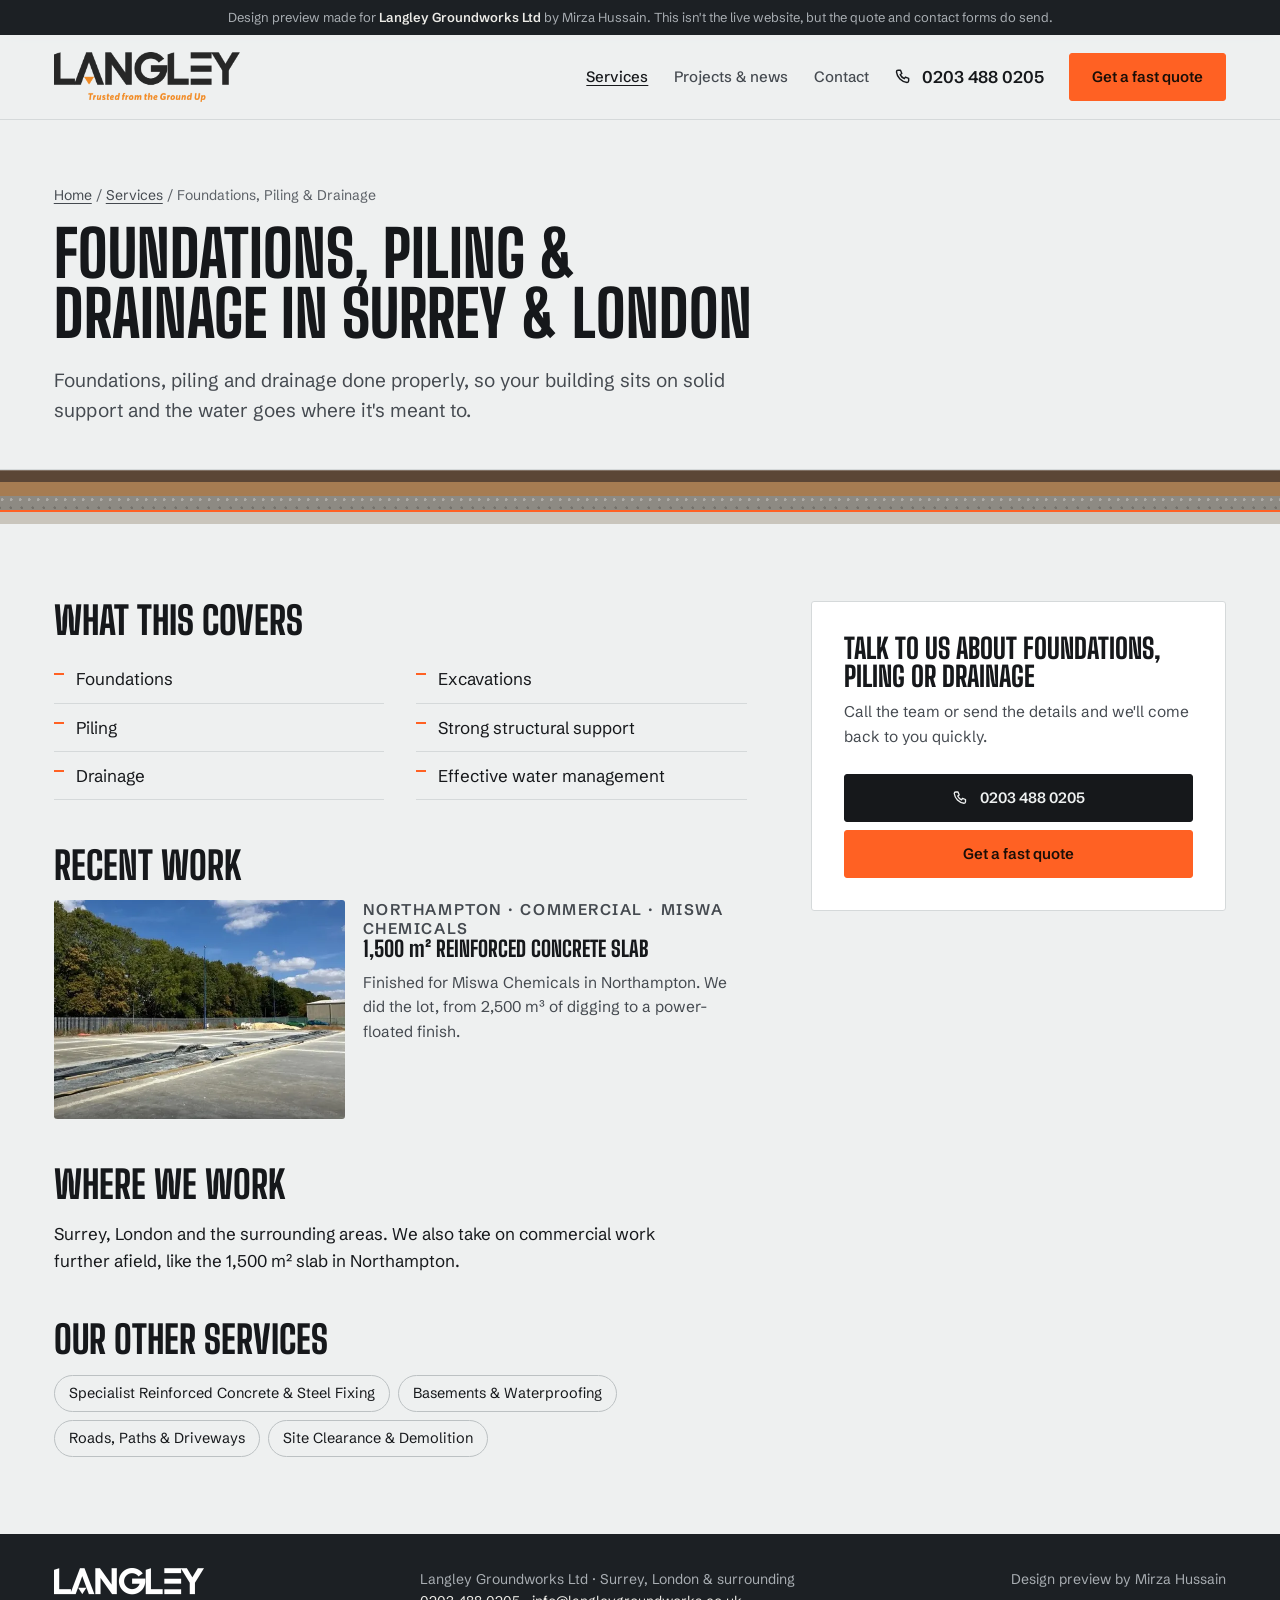
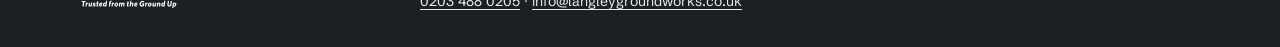
<file: services/foundations-piling-drainage.html>
<!doctype html>
<html lang="en-GB">
<head>
<meta charset="utf-8">
<meta name="viewport" content="width=device-width, initial-scale=1">
<meta name="robots" content="noindex, nofollow">
<title>Foundations, Piling & Drainage in Surrey & London | Langley Groundworks</title>
<meta name="description" content="Foundations, piling and drainage done properly, so your building sits on solid support and the water goes where it's meant. Surrey, London and surrounding areas.">
<meta name="theme-color" content="#eef0f0">
<link rel="preconnect" href="https://fonts.googleapis.com"><link rel="preconnect" href="https://fonts.gstatic.com" crossorigin>
<link href="https://fonts.googleapis.com/css2?family=Big+Shoulders+Display:wght@700;800&family=JetBrains+Mono:wght@500&family=Schibsted+Grotesk:wght@400;500;600&display=swap" rel="stylesheet">
<link rel="icon" type="image/png" href="../img/favicon.png">
<link rel="apple-touch-icon" href="../img/apple-touch-icon.png">
<link rel="stylesheet" href="../styles.css?v=8794d1c8">
<script type="application/ld+json">{"@context": "https://schema.org", "@type": "Service", "name": "Foundations, Piling & Drainage", "description": "Foundations, piling and drainage done properly, so your building sits on solid support and the water goes where it's meant to.", "areaServed": ["Surrey", "London"], "provider": {"@type": "GeneralContractor", "name": "Langley Groundworks Ltd", "telephone": "+44 20 3488 0205", "url": "https://www.langleygroundworks.co.uk/"}}</script>
</head>
<body>
<div class="preview">Design preview made for <b>Langley Groundworks Ltd</b> by Mirza Hussain. This isn't the live website, but the quote and contact forms do send.</div>
<header class="top"><div class="wrap">
  <a class="logo" href="../index.html" aria-label="Langley Groundworks home"><img src="../img/logo.png" alt="Langley Groundworks, trusted from the ground up" width="600" height="161"></a>
  <nav aria-label="Main"><a href="../index.html#services" aria-current="page">Services</a><a href="../projects.html">Projects & news</a><a href="../index.html#contact">Contact</a></nav>
  <a class="call" href="tel:+442034880205"><svg class="i" viewBox="0 0 24 24" aria-hidden="true"><path d="M5 4h3l1.6 4-2 1.3a11 11 0 0 0 5.1 5.1l1.3-2 4 1.6v3a2 2 0 0 1-2 2A15 15 0 0 1 3 6a2 2 0 0 1 2-2Z"/></svg><span>0203 488 0205</span></a>
  <a class="btn orange" href="../index.html#quote">Get a fast quote</a>
</div></header>
<main>

<section class="page-head"><div class="wrap">
  <p class="crumbs"><a href="../index.html">Home</a> / <a href="../index.html#services">Services</a> / Foundations, Piling & Drainage</p>
  <h1>Foundations, Piling & Drainage in Surrey &amp; London</h1>
  <p class="lede">Foundations, piling and drainage done properly, so your building sits on solid support and the water goes where it's meant to.</p>
</div></section>
<div class="strata" role="presentation"></div>
<div class="wrap svc">
  <div>
    <h2>What this covers</h2>
    <ul class="scope"><li>Foundations</li><li>Piling</li><li>Drainage</li><li>Excavations</li><li>Strong structural support</li><li>Effective water management</li></ul>
    <h2>Recent work</h2><article class="proj"><img src="../img/slab-1080.webp" srcset="../img/slab-640.webp 640w, ../img/slab-1080.webp 1080w" sizes="(max-width: 520px) 100vw, 30vw" alt="1,500 m² reinforced concrete slab" width="1080" height="700" loading="lazy" decoding="async"><div><p class="where">Northampton · Commercial · Miswa Chemicals</p><h3>1,500 <span class="u">m²</span> reinforced concrete slab</h3><p>Finished for Miswa Chemicals in Northampton. We did the lot, from 2,500 m³ of digging to a power-floated finish.</p></div></article>
    <h2>Where we work</h2>
    <p>Surrey, London and the surrounding areas. We also take on commercial work further afield, like the 1,500 m² slab in Northampton.</p>
    <h2>Our other services</h2>
    <div class="others"><a href="reinforced-concrete-steel-fixing.html">Specialist Reinforced Concrete & Steel Fixing</a><a href="basements-waterproofing.html">Basements & Waterproofing</a><a href="roads-paths-driveways.html">Roads, Paths & Driveways</a><a href="site-clearance-demolition.html">Site Clearance & Demolition</a></div>
  </div>
  <aside class="aside-call panel">
    <h3>Talk to us about foundations, piling or drainage</h3>
    <p>Call the team or send the details and we'll come back to you quickly.</p>
    <a class="btn" href="tel:+442034880205"><svg class="i" viewBox="0 0 24 24" aria-hidden="true"><path d="M5 4h3l1.6 4-2 1.3a11 11 0 0 0 5.1 5.1l1.3-2 4 1.6v3a2 2 0 0 1-2 2A15 15 0 0 1 3 6a2 2 0 0 1 2-2Z"/></svg> 0203 488 0205</a>
    <a class="btn orange" href="../index.html#quote">Get a fast quote</a>
  </aside>
</div>

</main>
<footer><div class="wrap">
  <img src="../img/logo-alt.png" alt="Langley Groundworks" width="600" height="160" loading="lazy">
  <div>Langley Groundworks Ltd · Surrey, London &amp; surrounding<br><a href="tel:+442034880205">0203 488 0205</a> · <a href="mailto:info@langleygroundworks.co.uk">info@langleygroundworks.co.uk</a></div>
  <div class="made">Design preview by Mirza Hussain</div>
</div></footer>
<div class="dock"><a class="btn" href="tel:+442034880205"><svg class="i" viewBox="0 0 24 24" aria-hidden="true"><path d="M5 4h3l1.6 4-2 1.3a11 11 0 0 0 5.1 5.1l1.3-2 4 1.6v3a2 2 0 0 1-2 2A15 15 0 0 1 3 6a2 2 0 0 1 2-2Z"/></svg> Call</a><a class="btn orange" href="../index.html#quote">Get a quote</a></div>
<script src="../site.js?v=37be98bd" defer></script>
</body>
</html>
</file>
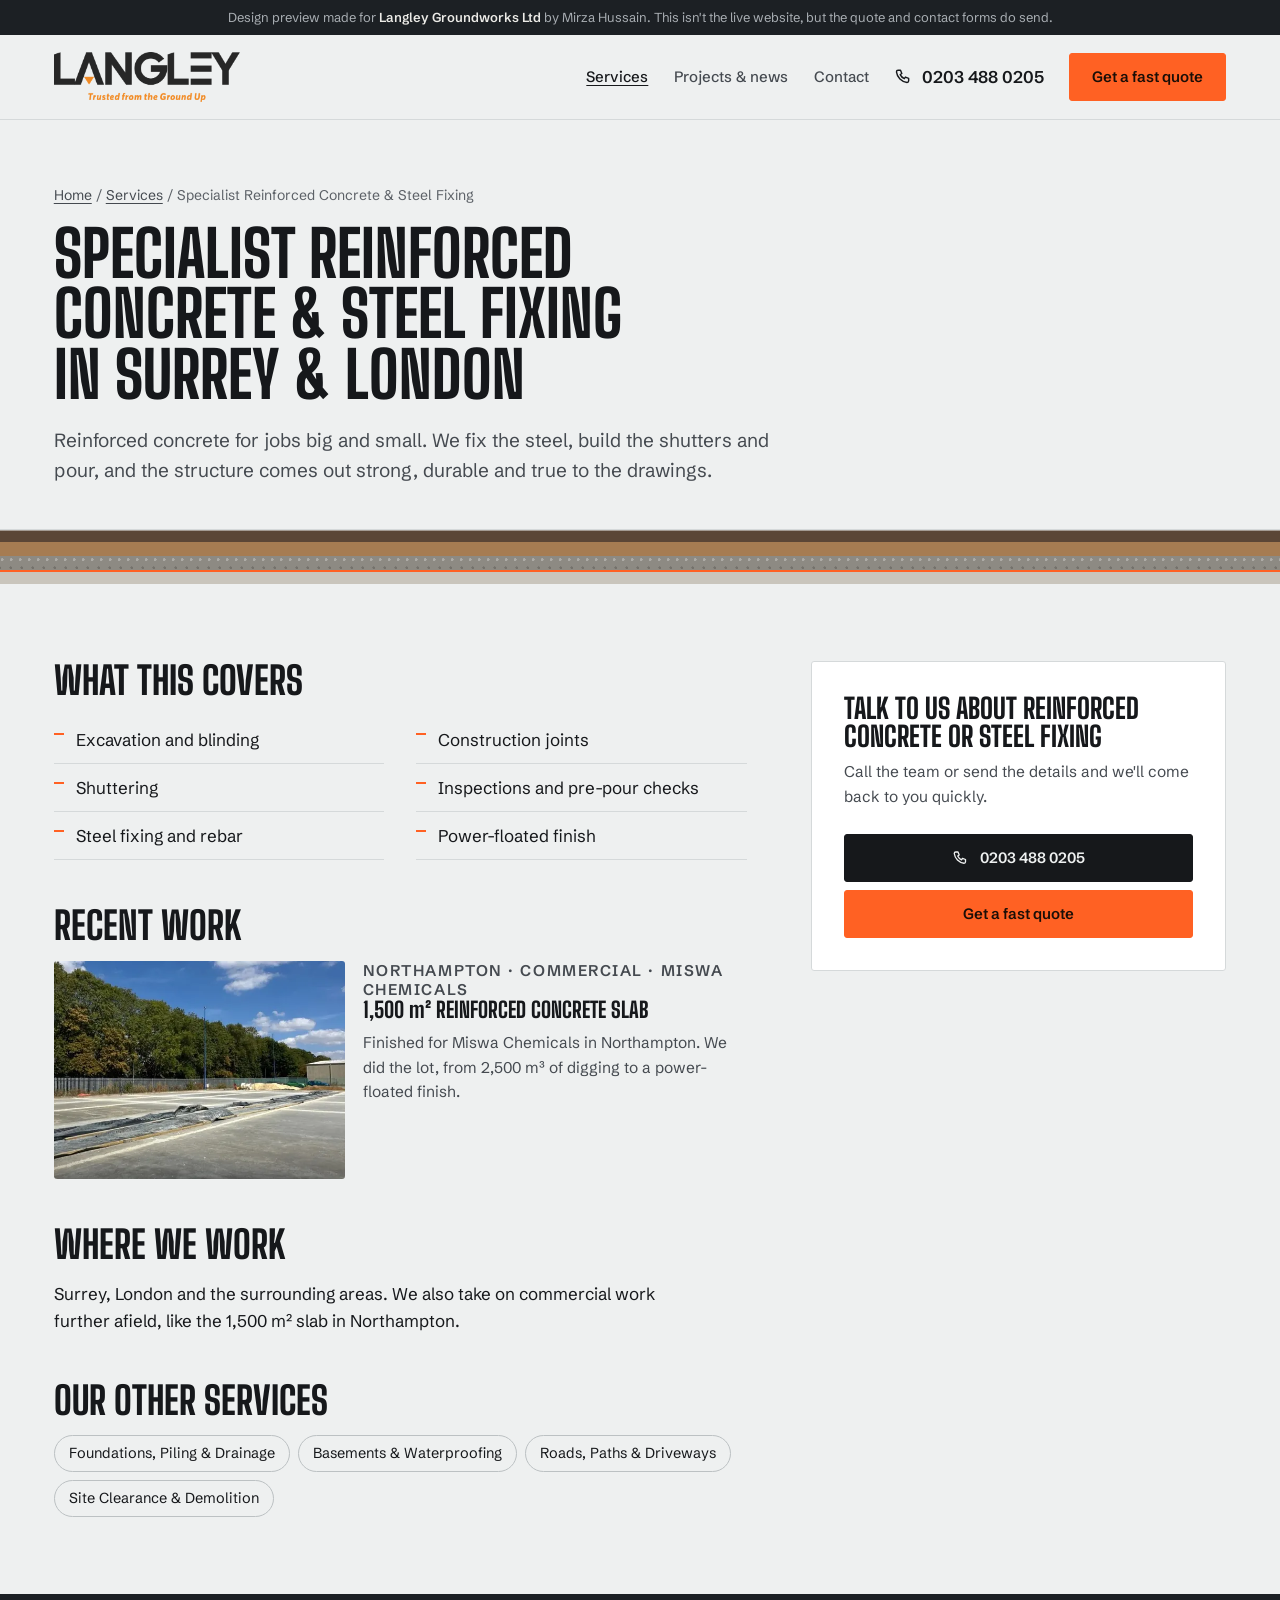
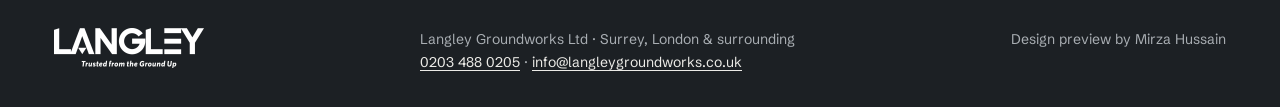
<file: services/reinforced-concrete-steel-fixing.html>
<!doctype html>
<html lang="en-GB">
<head>
<meta charset="utf-8">
<meta name="viewport" content="width=device-width, initial-scale=1">
<meta name="robots" content="noindex, nofollow">
<title>Specialist Reinforced Concrete & Steel Fixing in Surrey & London | Langley Groundworks</title>
<meta name="description" content="Reinforced concrete for jobs big and small. We fix the steel, build the shutters and pour, and the structure comes out strong, durable and true to. Surrey, London and surrounding areas.">
<meta name="theme-color" content="#eef0f0">
<link rel="preconnect" href="https://fonts.googleapis.com"><link rel="preconnect" href="https://fonts.gstatic.com" crossorigin>
<link href="https://fonts.googleapis.com/css2?family=Big+Shoulders+Display:wght@700;800&family=JetBrains+Mono:wght@500&family=Schibsted+Grotesk:wght@400;500;600&display=swap" rel="stylesheet">
<link rel="icon" type="image/png" href="../img/favicon.png">
<link rel="apple-touch-icon" href="../img/apple-touch-icon.png">
<link rel="stylesheet" href="../styles.css?v=8794d1c8">
<script type="application/ld+json">{"@context": "https://schema.org", "@type": "Service", "name": "Specialist Reinforced Concrete & Steel Fixing", "description": "Reinforced concrete for jobs big and small. We fix the steel, build the shutters and pour, and the structure comes out strong, durable and true to the drawings.", "areaServed": ["Surrey", "London"], "provider": {"@type": "GeneralContractor", "name": "Langley Groundworks Ltd", "telephone": "+44 20 3488 0205", "url": "https://www.langleygroundworks.co.uk/"}}</script>
</head>
<body>
<div class="preview">Design preview made for <b>Langley Groundworks Ltd</b> by Mirza Hussain. This isn't the live website, but the quote and contact forms do send.</div>
<header class="top"><div class="wrap">
  <a class="logo" href="../index.html" aria-label="Langley Groundworks home"><img src="../img/logo.png" alt="Langley Groundworks, trusted from the ground up" width="600" height="161"></a>
  <nav aria-label="Main"><a href="../index.html#services" aria-current="page">Services</a><a href="../projects.html">Projects & news</a><a href="../index.html#contact">Contact</a></nav>
  <a class="call" href="tel:+442034880205"><svg class="i" viewBox="0 0 24 24" aria-hidden="true"><path d="M5 4h3l1.6 4-2 1.3a11 11 0 0 0 5.1 5.1l1.3-2 4 1.6v3a2 2 0 0 1-2 2A15 15 0 0 1 3 6a2 2 0 0 1 2-2Z"/></svg><span>0203 488 0205</span></a>
  <a class="btn orange" href="../index.html#quote">Get a fast quote</a>
</div></header>
<main>

<section class="page-head"><div class="wrap">
  <p class="crumbs"><a href="../index.html">Home</a> / <a href="../index.html#services">Services</a> / Specialist Reinforced Concrete & Steel Fixing</p>
  <h1>Specialist Reinforced Concrete & Steel Fixing in Surrey &amp; London</h1>
  <p class="lede">Reinforced concrete for jobs big and small. We fix the steel, build the shutters and pour, and the structure comes out strong, durable and true to the drawings.</p>
</div></section>
<div class="strata" role="presentation"></div>
<div class="wrap svc">
  <div>
    <h2>What this covers</h2>
    <ul class="scope"><li>Excavation and blinding</li><li>Shuttering</li><li>Steel fixing and rebar</li><li>Construction joints</li><li>Inspections and pre-pour checks</li><li>Power-floated finish</li></ul>
    <h2>Recent work</h2><article class="proj"><img src="../img/slab-1080.webp" srcset="../img/slab-640.webp 640w, ../img/slab-1080.webp 1080w" sizes="(max-width: 520px) 100vw, 30vw" alt="1,500 m² reinforced concrete slab" width="1080" height="700" loading="lazy" decoding="async"><div><p class="where">Northampton · Commercial · Miswa Chemicals</p><h3>1,500 <span class="u">m²</span> reinforced concrete slab</h3><p>Finished for Miswa Chemicals in Northampton. We did the lot, from 2,500 m³ of digging to a power-floated finish.</p></div></article>
    <h2>Where we work</h2>
    <p>Surrey, London and the surrounding areas. We also take on commercial work further afield, like the 1,500 m² slab in Northampton.</p>
    <h2>Our other services</h2>
    <div class="others"><a href="foundations-piling-drainage.html">Foundations, Piling & Drainage</a><a href="basements-waterproofing.html">Basements & Waterproofing</a><a href="roads-paths-driveways.html">Roads, Paths & Driveways</a><a href="site-clearance-demolition.html">Site Clearance & Demolition</a></div>
  </div>
  <aside class="aside-call panel">
    <h3>Talk to us about reinforced concrete or steel fixing</h3>
    <p>Call the team or send the details and we'll come back to you quickly.</p>
    <a class="btn" href="tel:+442034880205"><svg class="i" viewBox="0 0 24 24" aria-hidden="true"><path d="M5 4h3l1.6 4-2 1.3a11 11 0 0 0 5.1 5.1l1.3-2 4 1.6v3a2 2 0 0 1-2 2A15 15 0 0 1 3 6a2 2 0 0 1 2-2Z"/></svg> 0203 488 0205</a>
    <a class="btn orange" href="../index.html#quote">Get a fast quote</a>
  </aside>
</div>

</main>
<footer><div class="wrap">
  <img src="../img/logo-alt.png" alt="Langley Groundworks" width="600" height="160" loading="lazy">
  <div>Langley Groundworks Ltd · Surrey, London &amp; surrounding<br><a href="tel:+442034880205">0203 488 0205</a> · <a href="mailto:info@langleygroundworks.co.uk">info@langleygroundworks.co.uk</a></div>
  <div class="made">Design preview by Mirza Hussain</div>
</div></footer>
<div class="dock"><a class="btn" href="tel:+442034880205"><svg class="i" viewBox="0 0 24 24" aria-hidden="true"><path d="M5 4h3l1.6 4-2 1.3a11 11 0 0 0 5.1 5.1l1.3-2 4 1.6v3a2 2 0 0 1-2 2A15 15 0 0 1 3 6a2 2 0 0 1 2-2Z"/></svg> Call</a><a class="btn orange" href="../index.html#quote">Get a quote</a></div>
<script src="../site.js?v=37be98bd" defer></script>
</body>
</html>
</file>
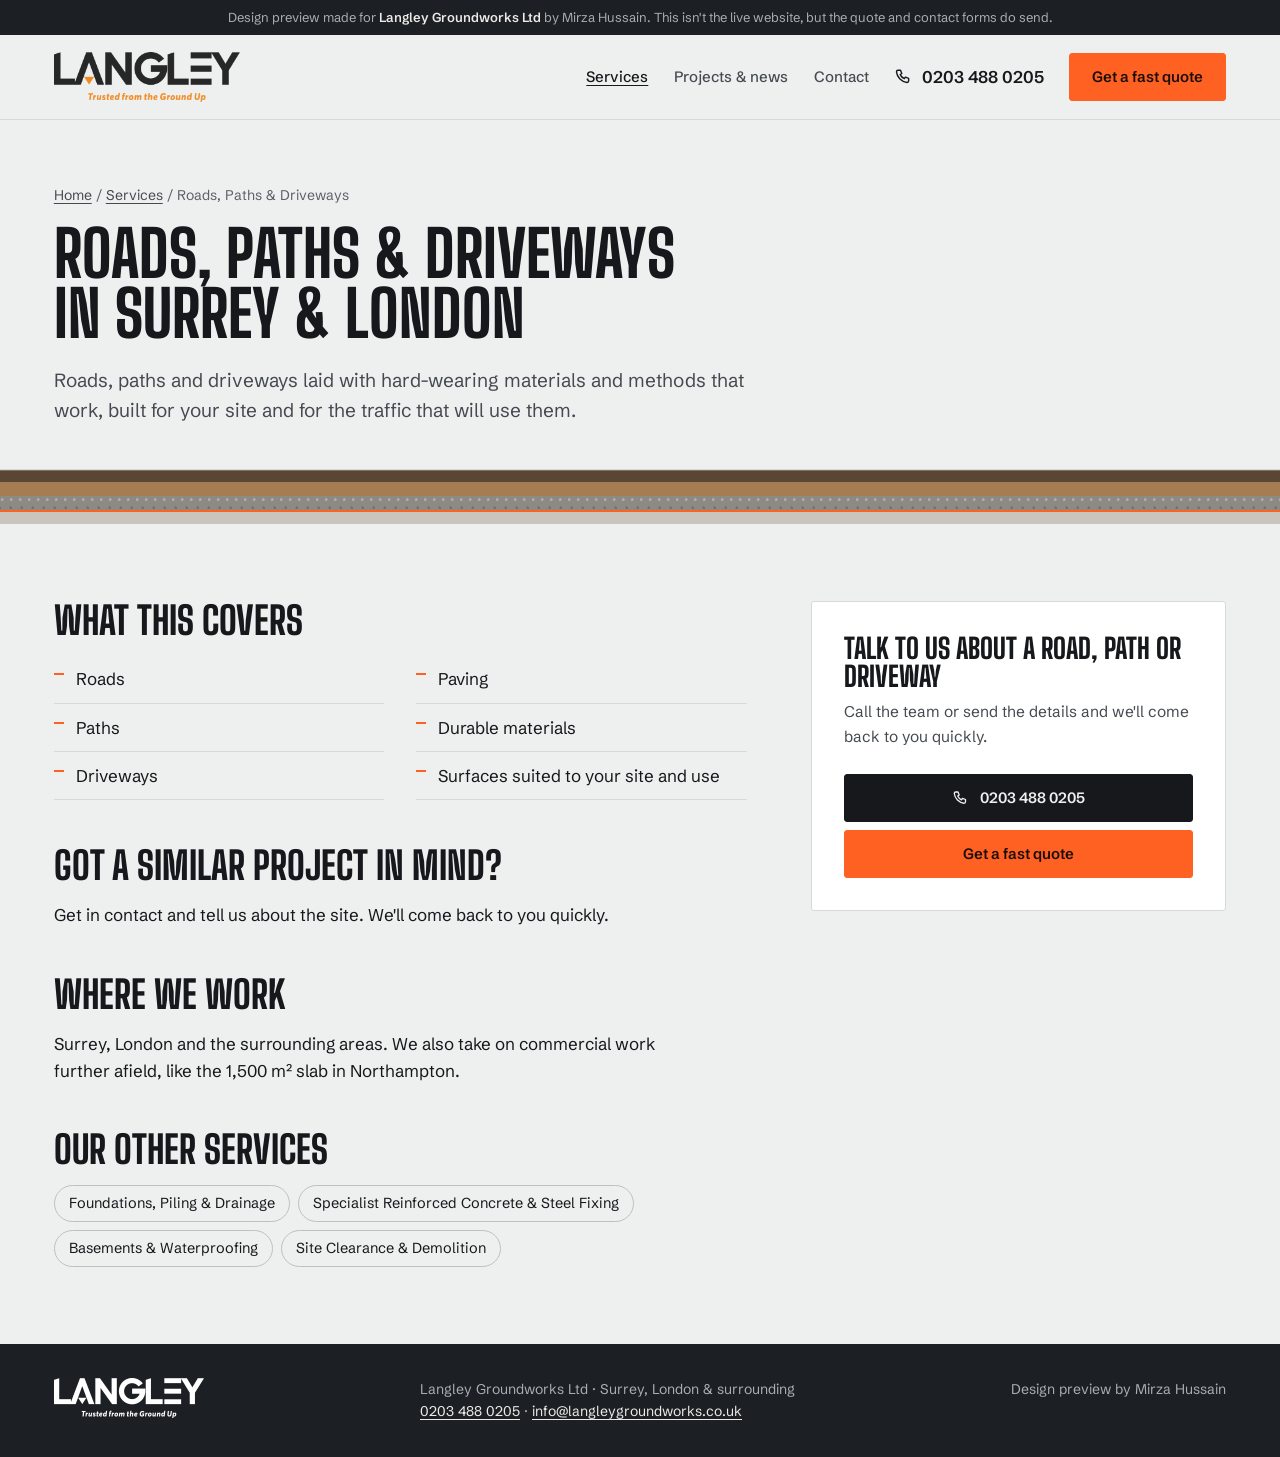
<file: services/roads-paths-driveways.html>
<!doctype html>
<html lang="en-GB">
<head>
<meta charset="utf-8">
<meta name="viewport" content="width=device-width, initial-scale=1">
<meta name="robots" content="noindex, nofollow">
<title>Roads, Paths & Driveways in Surrey & London | Langley Groundworks</title>
<meta name="description" content="Roads, paths and driveways laid with hard-wearing materials and methods that work, built for your site and for the traffic that will use. Surrey, London and surrounding areas.">
<meta name="theme-color" content="#eef0f0">
<link rel="preconnect" href="https://fonts.googleapis.com"><link rel="preconnect" href="https://fonts.gstatic.com" crossorigin>
<link href="https://fonts.googleapis.com/css2?family=Big+Shoulders+Display:wght@700;800&family=JetBrains+Mono:wght@500&family=Schibsted+Grotesk:wght@400;500;600&display=swap" rel="stylesheet">
<link rel="icon" type="image/png" href="../img/favicon.png">
<link rel="apple-touch-icon" href="../img/apple-touch-icon.png">
<link rel="stylesheet" href="../styles.css?v=8794d1c8">
<script type="application/ld+json">{"@context": "https://schema.org", "@type": "Service", "name": "Roads, Paths & Driveways", "description": "Roads, paths and driveways laid with hard-wearing materials and methods that work, built for your site and for the traffic that will use them.", "areaServed": ["Surrey", "London"], "provider": {"@type": "GeneralContractor", "name": "Langley Groundworks Ltd", "telephone": "+44 20 3488 0205", "url": "https://www.langleygroundworks.co.uk/"}}</script>
</head>
<body>
<div class="preview">Design preview made for <b>Langley Groundworks Ltd</b> by Mirza Hussain. This isn't the live website, but the quote and contact forms do send.</div>
<header class="top"><div class="wrap">
  <a class="logo" href="../index.html" aria-label="Langley Groundworks home"><img src="../img/logo.png" alt="Langley Groundworks, trusted from the ground up" width="600" height="161"></a>
  <nav aria-label="Main"><a href="../index.html#services" aria-current="page">Services</a><a href="../projects.html">Projects & news</a><a href="../index.html#contact">Contact</a></nav>
  <a class="call" href="tel:+442034880205"><svg class="i" viewBox="0 0 24 24" aria-hidden="true"><path d="M5 4h3l1.6 4-2 1.3a11 11 0 0 0 5.1 5.1l1.3-2 4 1.6v3a2 2 0 0 1-2 2A15 15 0 0 1 3 6a2 2 0 0 1 2-2Z"/></svg><span>0203 488 0205</span></a>
  <a class="btn orange" href="../index.html#quote">Get a fast quote</a>
</div></header>
<main>

<section class="page-head"><div class="wrap">
  <p class="crumbs"><a href="../index.html">Home</a> / <a href="../index.html#services">Services</a> / Roads, Paths & Driveways</p>
  <h1>Roads, Paths & Driveways in Surrey &amp; London</h1>
  <p class="lede">Roads, paths and driveways laid with hard-wearing materials and methods that work, built for your site and for the traffic that will use them.</p>
</div></section>
<div class="strata" role="presentation"></div>
<div class="wrap svc">
  <div>
    <h2>What this covers</h2>
    <ul class="scope"><li>Roads</li><li>Paths</li><li>Driveways</li><li>Paving</li><li>Durable materials</li><li>Surfaces suited to your site and use</li></ul>
    <h2>Got a similar project in mind?</h2><p>Get in contact and tell us about the site. We'll come back to you quickly.</p>
    <h2>Where we work</h2>
    <p>Surrey, London and the surrounding areas. We also take on commercial work further afield, like the 1,500 m² slab in Northampton.</p>
    <h2>Our other services</h2>
    <div class="others"><a href="foundations-piling-drainage.html">Foundations, Piling & Drainage</a><a href="reinforced-concrete-steel-fixing.html">Specialist Reinforced Concrete & Steel Fixing</a><a href="basements-waterproofing.html">Basements & Waterproofing</a><a href="site-clearance-demolition.html">Site Clearance & Demolition</a></div>
  </div>
  <aside class="aside-call panel">
    <h3>Talk to us about a road, path or driveway</h3>
    <p>Call the team or send the details and we'll come back to you quickly.</p>
    <a class="btn" href="tel:+442034880205"><svg class="i" viewBox="0 0 24 24" aria-hidden="true"><path d="M5 4h3l1.6 4-2 1.3a11 11 0 0 0 5.1 5.1l1.3-2 4 1.6v3a2 2 0 0 1-2 2A15 15 0 0 1 3 6a2 2 0 0 1 2-2Z"/></svg> 0203 488 0205</a>
    <a class="btn orange" href="../index.html#quote">Get a fast quote</a>
  </aside>
</div>

</main>
<footer><div class="wrap">
  <img src="../img/logo-alt.png" alt="Langley Groundworks" width="600" height="160" loading="lazy">
  <div>Langley Groundworks Ltd · Surrey, London &amp; surrounding<br><a href="tel:+442034880205">0203 488 0205</a> · <a href="mailto:info@langleygroundworks.co.uk">info@langleygroundworks.co.uk</a></div>
  <div class="made">Design preview by Mirza Hussain</div>
</div></footer>
<div class="dock"><a class="btn" href="tel:+442034880205"><svg class="i" viewBox="0 0 24 24" aria-hidden="true"><path d="M5 4h3l1.6 4-2 1.3a11 11 0 0 0 5.1 5.1l1.3-2 4 1.6v3a2 2 0 0 1-2 2A15 15 0 0 1 3 6a2 2 0 0 1 2-2Z"/></svg> Call</a><a class="btn orange" href="../index.html#quote">Get a quote</a></div>
<script src="../site.js?v=37be98bd" defer></script>
</body>
</html>
</file>
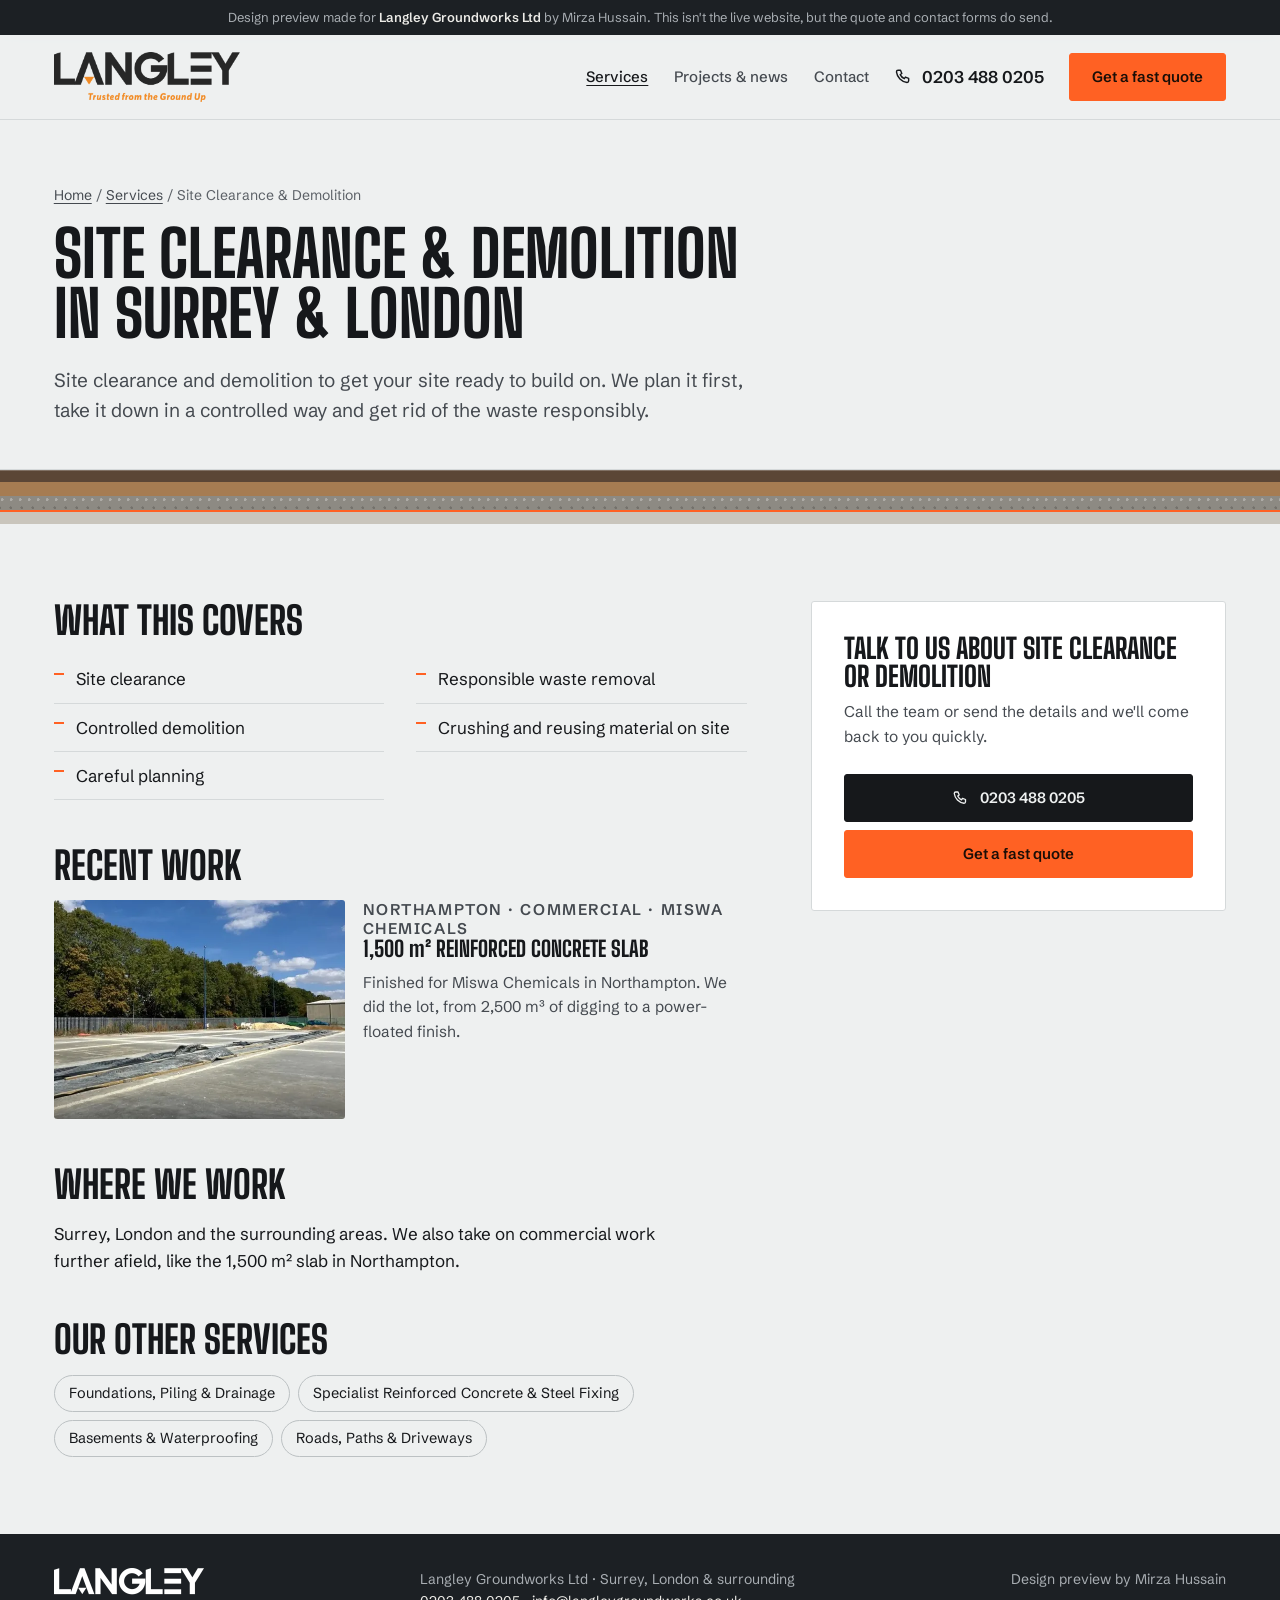
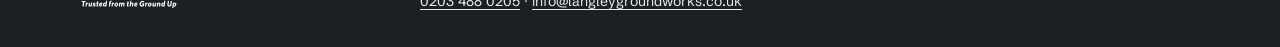
<file: services/site-clearance-demolition.html>
<!doctype html>
<html lang="en-GB">
<head>
<meta charset="utf-8">
<meta name="viewport" content="width=device-width, initial-scale=1">
<meta name="robots" content="noindex, nofollow">
<title>Site Clearance & Demolition in Surrey & London | Langley Groundworks</title>
<meta name="description" content="Site clearance and demolition to get your site ready to build on. We plan it first, take it down in a controlled way and get rid of the waste. Surrey, London and surrounding areas.">
<meta name="theme-color" content="#eef0f0">
<link rel="preconnect" href="https://fonts.googleapis.com"><link rel="preconnect" href="https://fonts.gstatic.com" crossorigin>
<link href="https://fonts.googleapis.com/css2?family=Big+Shoulders+Display:wght@700;800&family=JetBrains+Mono:wght@500&family=Schibsted+Grotesk:wght@400;500;600&display=swap" rel="stylesheet">
<link rel="icon" type="image/png" href="../img/favicon.png">
<link rel="apple-touch-icon" href="../img/apple-touch-icon.png">
<link rel="stylesheet" href="../styles.css?v=8794d1c8">
<script type="application/ld+json">{"@context": "https://schema.org", "@type": "Service", "name": "Site Clearance & Demolition", "description": "Site clearance and demolition to get your site ready to build on. We plan it first, take it down in a controlled way and get rid of the waste responsibly.", "areaServed": ["Surrey", "London"], "provider": {"@type": "GeneralContractor", "name": "Langley Groundworks Ltd", "telephone": "+44 20 3488 0205", "url": "https://www.langleygroundworks.co.uk/"}}</script>
</head>
<body>
<div class="preview">Design preview made for <b>Langley Groundworks Ltd</b> by Mirza Hussain. This isn't the live website, but the quote and contact forms do send.</div>
<header class="top"><div class="wrap">
  <a class="logo" href="../index.html" aria-label="Langley Groundworks home"><img src="../img/logo.png" alt="Langley Groundworks, trusted from the ground up" width="600" height="161"></a>
  <nav aria-label="Main"><a href="../index.html#services" aria-current="page">Services</a><a href="../projects.html">Projects & news</a><a href="../index.html#contact">Contact</a></nav>
  <a class="call" href="tel:+442034880205"><svg class="i" viewBox="0 0 24 24" aria-hidden="true"><path d="M5 4h3l1.6 4-2 1.3a11 11 0 0 0 5.1 5.1l1.3-2 4 1.6v3a2 2 0 0 1-2 2A15 15 0 0 1 3 6a2 2 0 0 1 2-2Z"/></svg><span>0203 488 0205</span></a>
  <a class="btn orange" href="../index.html#quote">Get a fast quote</a>
</div></header>
<main>

<section class="page-head"><div class="wrap">
  <p class="crumbs"><a href="../index.html">Home</a> / <a href="../index.html#services">Services</a> / Site Clearance & Demolition</p>
  <h1>Site Clearance & Demolition in Surrey &amp; London</h1>
  <p class="lede">Site clearance and demolition to get your site ready to build on. We plan it first, take it down in a controlled way and get rid of the waste responsibly.</p>
</div></section>
<div class="strata" role="presentation"></div>
<div class="wrap svc">
  <div>
    <h2>What this covers</h2>
    <ul class="scope"><li>Site clearance</li><li>Controlled demolition</li><li>Careful planning</li><li>Responsible waste removal</li><li>Crushing and reusing material on site</li></ul>
    <h2>Recent work</h2><article class="proj"><img src="../img/slab-1080.webp" srcset="../img/slab-640.webp 640w, ../img/slab-1080.webp 1080w" sizes="(max-width: 520px) 100vw, 30vw" alt="1,500 m² reinforced concrete slab" width="1080" height="700" loading="lazy" decoding="async"><div><p class="where">Northampton · Commercial · Miswa Chemicals</p><h3>1,500 <span class="u">m²</span> reinforced concrete slab</h3><p>Finished for Miswa Chemicals in Northampton. We did the lot, from 2,500 m³ of digging to a power-floated finish.</p></div></article>
    <h2>Where we work</h2>
    <p>Surrey, London and the surrounding areas. We also take on commercial work further afield, like the 1,500 m² slab in Northampton.</p>
    <h2>Our other services</h2>
    <div class="others"><a href="foundations-piling-drainage.html">Foundations, Piling & Drainage</a><a href="reinforced-concrete-steel-fixing.html">Specialist Reinforced Concrete & Steel Fixing</a><a href="basements-waterproofing.html">Basements & Waterproofing</a><a href="roads-paths-driveways.html">Roads, Paths & Driveways</a></div>
  </div>
  <aside class="aside-call panel">
    <h3>Talk to us about site clearance or demolition</h3>
    <p>Call the team or send the details and we'll come back to you quickly.</p>
    <a class="btn" href="tel:+442034880205"><svg class="i" viewBox="0 0 24 24" aria-hidden="true"><path d="M5 4h3l1.6 4-2 1.3a11 11 0 0 0 5.1 5.1l1.3-2 4 1.6v3a2 2 0 0 1-2 2A15 15 0 0 1 3 6a2 2 0 0 1 2-2Z"/></svg> 0203 488 0205</a>
    <a class="btn orange" href="../index.html#quote">Get a fast quote</a>
  </aside>
</div>

</main>
<footer><div class="wrap">
  <img src="../img/logo-alt.png" alt="Langley Groundworks" width="600" height="160" loading="lazy">
  <div>Langley Groundworks Ltd · Surrey, London &amp; surrounding<br><a href="tel:+442034880205">0203 488 0205</a> · <a href="mailto:info@langleygroundworks.co.uk">info@langleygroundworks.co.uk</a></div>
  <div class="made">Design preview by Mirza Hussain</div>
</div></footer>
<div class="dock"><a class="btn" href="tel:+442034880205"><svg class="i" viewBox="0 0 24 24" aria-hidden="true"><path d="M5 4h3l1.6 4-2 1.3a11 11 0 0 0 5.1 5.1l1.3-2 4 1.6v3a2 2 0 0 1-2 2A15 15 0 0 1 3 6a2 2 0 0 1 2-2Z"/></svg> Call</a><a class="btn orange" href="../index.html#quote">Get a quote</a></div>
<script src="../site.js?v=37be98bd" defer></script>
</body>
</html>
</file>
<file: styles.css>
/* Langley Groundworks: design preview.
   The look comes from the trade itself: hoarding signage for the headings, a site drawing's ruled
   lines and dimension marks, the ground in section as the one decorative motif, and the orange
   from the company's own logo. Real measurements from real jobs are set in mono, as data. */
:root {
  --paper: #eef0f0; --paper-2: #e3e6e6; --card: #ffffff;
  --ink: #16181b; --ink-2: #454a50; --ink-3: #5c6167;
  --line: #d5d9da; --line-2: #bcc1c3;
  --orange: #ff6123; --orange-deep: #b03a0b; --orange-ink: #1a0e07;
  --slate: #1c2024; --slate-2: #262b30; --slate-ink: #ecebe7; --slate-ink-2: #a9aeb3;
  --soil: #5b4636; --clay: #a67c52; --gravel: #8d8a83; --concrete: #c9c5bc;
  --display: "Big Shoulders Display", "Arial Narrow", sans-serif;
  --sans: "Schibsted Grotesk", system-ui, sans-serif;
  --mono: "JetBrains Mono", ui-monospace, monospace;
  --max: 1760px; --gut: clamp(20px, 4.2vw, 80px);
  --edge: max(0px, (100vw - var(--max)) / 2);
  --radius: 3px;
  --logo: clamp(50px, 3.4vw, 62px); --head: calc(var(--logo) + 34px);
  color-scheme: light;
}
* { box-sizing: border-box; }
html { -webkit-text-size-adjust: 100%; scroll-behavior: smooth; scroll-padding-top: calc(var(--head) + 16px); }
body { margin: 0; background: var(--paper); color: var(--ink); font: 400 17px/1.6 var(--sans); }
img { display: block; max-width: 100%; height: auto; }
a { color: inherit; text-underline-offset: .22em; text-decoration-thickness: 1px; }
::selection { background: var(--orange); color: var(--orange-ink); }
input, textarea, select, button { font: inherit; color: inherit; }
input, textarea { caret-color: var(--orange-deep); }
:focus-visible { outline: 2px solid var(--orange-deep); outline-offset: 3px; border-radius: 2px; }
html { scrollbar-color: var(--line-2) var(--paper); }
.wrap { max-width: var(--max); margin: 0 auto; padding: 0 var(--gut); }
.sr { position: absolute; width: 1px; height: 1px; overflow: hidden; clip: rect(0 0 0 0); white-space: nowrap; }
.num { font-family: var(--mono); font-weight: 500; font-variant-numeric: tabular-nums; letter-spacing: -.01em; }
svg.i { width: 1.15em; height: 1.15em; flex: none; stroke: currentColor; fill: none; stroke-width: 1.75; stroke-linecap: round; stroke-linejoin: round; }

/* preview notice: the client must never mistake this for their live site */
.preview { background: var(--slate); color: var(--slate-ink-2); font-size: 13px; text-align: center; padding: 7px var(--gut); }
.preview b { color: var(--slate-ink); font-weight: 600; }

/* header */
.top { position: sticky; top: 0; z-index: 20; background: color-mix(in srgb, var(--paper) 92%, transparent); backdrop-filter: saturate(1.2) blur(8px); border-bottom: 1px solid var(--line); }
.top .wrap { display: flex; align-items: center; gap: clamp(20px, 2vw, 36px); height: var(--head); }
.top .logo img { height: var(--logo); width: auto; }
.top nav { display: flex; gap: clamp(22px, 2vw, 36px); margin-left: auto; font-size: clamp(15px, 1vw, 17px); font-weight: 500; }
.top nav a { text-decoration: none; color: var(--ink-2); }
.top nav a:hover, .top nav a[aria-current="page"] { color: var(--ink); text-decoration: underline; }
.call { display: inline-flex; align-items: center; gap: 8px; text-decoration: none; font-weight: 600; white-space: nowrap; }
.btn { display: inline-flex; align-items: center; justify-content: center; gap: 10px; min-height: 48px; padding: 0 22px; border-radius: var(--radius); border: 1px solid var(--ink); background: var(--ink); color: var(--paper); font-weight: 600; font-size: 15px; text-decoration: none; cursor: pointer; transition: background .18s, color .18s, border-color .18s; }
.btn:hover { background: #000; }
.btn.orange { background: var(--orange); border-color: var(--orange); color: var(--orange-ink); }
.btn.orange:hover { background: #ff7a45; border-color: #ff7a45; }
.btn.ghost { background: transparent; color: var(--ink); border-color: var(--line-2); }
.btn.ghost:hover { border-color: var(--ink); }
.btn svg.i { width: 18px; height: 18px; }
@media (max-width: 899px) { :root { --logo: 42px; --head: 68px; } .top nav, .top .call span { display: none; } .top .wrap { gap: 14px; } .top .call { margin-left: auto; } .top .btn { display: none; } }

/* hero */
.hero { position: relative; overflow: hidden; border-bottom: 1px solid var(--line); }
.hero .wrap { display: grid; grid-template-columns: minmax(0, 1.05fr) minmax(0, .95fr); gap: clamp(28px, 4vw, 64px); padding-top: clamp(40px, 6vw, 84px); padding-bottom: 0; align-items: end; }
.hero h1 { font: 800 clamp(3.1rem, 6.6vw, 7rem)/.92 var(--display); text-transform: uppercase; letter-spacing: -.01em; margin: 0; text-wrap: balance; }
.hero h1 em { font-style: normal; color: var(--orange-deep); }
.hero .lede { font-size: clamp(17px, 1.5vw, 19px); color: var(--ink-2); max-width: 46ch; margin: 22px 0 0; }
.hero .lede b { color: var(--ink); font-weight: 600; }
.hero .ctas { display: flex; flex-wrap: wrap; gap: 12px; margin: 30px 0 0; }
.facts { display: grid; grid-template-columns: repeat(3, minmax(0, 1fr)); margin: clamp(36px, 5vw, 56px) 0 0; border-top: 1px solid var(--ink); }
.facts div { padding: 14px 14px 26px 0; border-right: 1px solid var(--line); }
.facts div + div { padding-left: 14px; }
.facts div:last-child { border-right: 0; }
.facts .num { display: block; font: 800 clamp(30px, 3.2vw, 44px)/1 var(--display); letter-spacing: 0; color: var(--ink); }
.facts small { display: block; margin-top: 6px; font-size: 13px; color: var(--ink-3); line-height: 1.35; }
.hero .visual { position: relative; align-self: stretch; min-height: clamp(520px, 40vw, 760px); margin-right: calc(-1 * (var(--gut) + var(--edge))); }
.hero .visual img { position: absolute; inset: 0; width: 100%; height: 100%; object-fit: cover; object-position: 30% 50%; border-radius: var(--radius) 0 0 0; }
.quote { position: absolute; left: clamp(-56px, -3vw, -20px); bottom: 28px; width: min(380px, 92%); background: var(--card); border: 1px solid var(--line); border-radius: var(--radius); padding: 22px 22px 20px; box-shadow: 0 18px 40px -18px rgba(22, 24, 27, .45), 0 2px 6px rgba(22, 24, 27, .08); }
.quote h2 { font: 800 30px/1 var(--display); text-transform: uppercase; margin: 0 0 4px; }
.quote p.sub { margin: 0 0 14px; font-size: 14px; color: var(--ink-3); }
.field { display: grid; gap: 4px; margin-bottom: 10px; }
.field label { font-size: 13px; font-weight: 600; color: var(--ink-2); }
.field input, .field select, .field textarea { width: 100%; min-height: 44px; border: 1px solid var(--line-2); border-radius: var(--radius); background: #fff; padding: 9px 12px; font-size: 15px; }
.field textarea { min-height: 84px; resize: vertical; }
.field input:focus, .field select:focus, .field textarea:focus { outline: none; border-color: var(--ink); box-shadow: 0 0 0 3px color-mix(in srgb, var(--orange) 28%, transparent); }
.two { display: grid; grid-template-columns: 1fr 1fr; gap: 10px; }
.form-note { margin: 10px 0 0; font-size: 13px; color: var(--ink-3); min-height: 1.4em; }
.form-note.sent { color: var(--orange-deep); font-weight: 600; }
.quote .btn { width: 100%; margin-top: 4px; }

/* the ground in section: topsoil, clay, gravel and the slab, with a datum line */
.strata { position: relative; height: 54px; background:
  linear-gradient(var(--soil), var(--soil)) 0 0 / 100% 12px no-repeat,
  linear-gradient(var(--clay), var(--clay)) 0 12px / 100% 14px no-repeat,
  radial-gradient(circle at 25% 40%, rgba(255,255,255,.28) 1.2px, transparent 1.6px) 0 26px / 9px 9px repeat-x,
  radial-gradient(circle at 70% 70%, rgba(0,0,0,.18) 1.1px, transparent 1.5px) 3px 30px / 11px 11px repeat-x,
  linear-gradient(var(--gravel), var(--gravel)) 0 26px / 100% 14px no-repeat,
  linear-gradient(var(--concrete), var(--concrete)) 0 40px / 100% 14px no-repeat; }
.strata::after { content: ""; position: absolute; left: 0; right: 0; top: 40px; border-top: 2px solid var(--orange); }
.strata .datum { position: absolute; right: calc(var(--gut) + var(--edge)); top: 40px; transform: translateY(-125%); font: 600 11px var(--sans); text-transform: uppercase; color: var(--paper); letter-spacing: .12em; background: var(--slate); padding: 3px 8px; border-radius: 2px; }
@media (prefers-reduced-motion: no-preference) {
  .strata { clip-path: inset(0 100% 0 0); animation: dig 1.1s cubic-bezier(.16, 1, .3, 1) .15s forwards; }
  @keyframes dig { to { clip-path: inset(0 0 0 0); } }
}

/* sections */
section.block { padding: clamp(64px, 9vw, 120px) 0; }
.block h2.h { font: 800 clamp(2.4rem, 5vw, 4rem)/.95 var(--display); text-transform: uppercase; margin: 0; letter-spacing: -.005em; text-wrap: balance; }
.block .intro { color: var(--ink-2); max-width: 58ch; margin: 18px 0 0; }
.head-row { display: flex; justify-content: space-between; align-items: end; gap: 24px; flex-wrap: wrap; margin-bottom: clamp(30px, 4vw, 48px); }
.head-row a.more { font-weight: 600; text-decoration: none; display: inline-flex; gap: 8px; align-items: center; }
.head-row a.more:hover { text-decoration: underline; }

/* services: a schedule of works, one row each, not a grid of cards */
.works { border-top: 1px solid var(--ink); }
.work { display: grid; grid-template-columns: minmax(0, 1.1fr) minmax(0, 1.3fr) auto; gap: 18px 36px; align-items: center; padding: 26px 0; border-bottom: 1px solid var(--line); text-decoration: none; position: relative; }
.work h3 { font: 800 clamp(1.7rem, 2.8vw, 2.5rem)/1 var(--display); text-transform: uppercase; margin: 0; transition: color .2s; }
.work p { margin: 0; color: var(--ink-2); font-size: 16px; max-width: 62ch; }
.work .go { width: 46px; height: 46px; border-radius: 50%; border: 1px solid var(--line-2); display: grid; place-items: center; transition: background .2s, border-color .2s, transform .25s cubic-bezier(.16, 1, .3, 1); }
.work:hover h3 { color: var(--orange-deep); }
.work:hover .go { background: var(--orange); border-color: var(--orange); transform: translateX(4px); }
@media (max-width: 760px) { .work { grid-template-columns: 1fr auto; } .work p { grid-column: 1 / -1; grid-row: 2; } }

/* recent projects */
.projects-grid { display: grid; grid-template-columns: minmax(0, 1.25fr) minmax(0, 1fr); gap: clamp(20px, 3vw, 40px); }
.feature { background: var(--card); border: 1px solid var(--line); border-radius: var(--radius); overflow: hidden; display: grid; grid-template-rows: auto 1fr; }
.feature img, .proj img { width: 100%; aspect-ratio: 16 / 10; object-fit: cover; }
.feature .body { padding: clamp(20px, 2.6vw, 32px); }
.where { font: 600 12px var(--sans); text-transform: uppercase; letter-spacing: .1em; color: var(--ink-3); margin: 0 0 8px; }
.feature h3 { font: 800 clamp(1.6rem, 2.4vw, 2.4rem)/1 var(--display); text-transform: uppercase; margin: 0 0 12px; }
.proj h3 { font: 800 clamp(1.35rem, 1.7vw, 1.8rem)/1.02 var(--display); text-transform: uppercase; margin: 0 0 10px; }
.spec { list-style: none; margin: 16px 0 0; padding: 0; border-top: 1px solid var(--line); }
.spec li { display: flex; justify-content: space-between; gap: 16px; padding: 9px 0; border-bottom: 1px dashed var(--line); font-size: 15px; font-variant-numeric: tabular-nums; }
.spec .num { font: 600 15px var(--sans); }
.spec li span:first-child { color: var(--ink-2); }
.side-projects { display: grid; gap: clamp(20px, 2.4vw, 32px); align-content: space-between; }
.u { text-transform: none; }
.proj { display: grid; grid-template-columns: 42% 1fr; gap: 18px; align-items: start; }
.proj img { aspect-ratio: 4 / 3; border-radius: var(--radius); }
.proj p { margin: 0; color: var(--ink-2); font-size: 15.5px; }
@media (max-width: 899px) { .projects-grid { grid-template-columns: 1fr; } }
@media (max-width: 520px) { .proj { grid-template-columns: 1fr; } }

/* safety: their own statement, on the dark of a site cabin */
.safety { background: var(--slate); color: var(--slate-ink); }
.safety { padding: clamp(56px, 7vw, 96px) 0; }
.safety .wrap { display: grid; grid-template-columns: minmax(0, .8fr) minmax(0, 1.2fr); gap: clamp(28px, 5vw, 80px); align-items: start; }
.safety h2.h { color: var(--slate-ink); }
.safety blockquote { margin: 0; font-size: clamp(20px, 2.1vw, 26px); line-height: 1.45; color: var(--slate-ink); max-width: 40ch; }
.safety blockquote::before { content: ""; display: block; width: 56px; border-top: 3px solid var(--orange); margin-bottom: 22px; }
.safety .cite { margin-top: 16px; font-size: 14px; color: var(--slate-ink-2); }
@media (max-width: 860px) { .safety .wrap { grid-template-columns: 1fr; } }

/* contact */
.contact .wrap { display: grid; grid-template-columns: minmax(0, 1fr) minmax(0, 1fr); gap: clamp(28px, 5vw, 80px); }
.lines { list-style: none; padding: 0; margin: 28px 0 0; }
.lines li { border-top: 1px solid var(--line); padding: 16px 0; }
.lines li:last-child { border-bottom: 1px solid var(--line); }
.lines small { display: block; font-size: 13px; color: var(--ink-3); margin-bottom: 2px; }
.lines a { font: 700 clamp(22px, 2.6vw, 30px)/1.15 var(--display); text-transform: uppercase; text-decoration: none; display: inline-flex; gap: 10px; align-items: center; }
.lines a:hover { color: var(--orange-deep); }
.social { display: flex; gap: 10px; margin-top: 18px; }
.social a { width: 44px; height: 44px; border: 1px solid var(--line-2); border-radius: 50%; display: grid; place-items: center; }
.social a:hover { border-color: var(--ink); }
.panel { background: var(--card); border: 1px solid var(--line); border-radius: var(--radius); padding: clamp(20px, 3vw, 32px); }
@media (max-width: 860px) { .contact .wrap { grid-template-columns: 1fr; } }

/* footer */
footer { background: var(--slate); color: var(--slate-ink-2); font-size: 14px; }
footer .wrap { display: flex; flex-wrap: wrap; gap: 18px 40px; justify-content: space-between; padding-top: 34px; padding-bottom: 34px; }
footer img { height: clamp(40px, 2.6vw, 50px); width: auto; }
footer a { color: var(--slate-ink); }
footer .made { color: var(--slate-ink-2); }

/* service and projects pages */
.page-head { padding: clamp(36px, 5vw, 64px) 0 clamp(28px, 4vw, 44px); border-bottom: 1px solid var(--line); }
.crumbs { font-size: 14px; color: var(--ink-3); margin: 0 0 18px; }
.crumbs a { color: var(--ink-2); }
.page-head h1 { font: 800 clamp(2.6rem, 5vw, 4.5rem)/.94 var(--display); text-transform: uppercase; margin: 0; max-width: 24ch; text-wrap: balance; }
.page-head .lede { color: var(--ink-2); font-size: clamp(17px, 1.5vw, 19px); max-width: 60ch; margin: 20px 0 0; }
.svc { display: grid; grid-template-columns: minmax(0, 1.25fr) minmax(0, .75fr); gap: clamp(28px, 5vw, 72px); padding-top: clamp(40px, 6vw, 80px); padding-bottom: clamp(40px, 6vw, 80px); }
.svc h2 { font: 800 clamp(1.8rem, 3vw, 2.6rem)/1 var(--display); text-transform: uppercase; margin: 0 0 16px; }
.svc h2:not(:first-child) { margin-top: 46px; }
.scope { list-style: none; padding: 0; margin: 0; columns: 2; column-gap: 32px; }
.scope li { break-inside: avoid; padding: 10px 0 10px 22px; border-bottom: 1px solid var(--line); position: relative; }
.scope li::before { content: ""; position: absolute; left: 0; top: 1.05em; width: 10px; border-top: 2px solid var(--orange); }
.aside-call { position: sticky; top: 100px; align-self: start; }
.aside-call h3 { font: 800 28px/1 var(--display); text-transform: uppercase; margin: 0 0 10px; }
.aside-call p { margin: 0 0 16px; color: var(--ink-2); font-size: 15.5px; }
.aside-call .btn { width: 100%; margin-top: 8px; }
.others { display: flex; flex-wrap: wrap; gap: 8px; margin-top: 10px; }
.others a { border: 1px solid var(--line-2); border-radius: 999px; padding: 6px 14px; text-decoration: none; font-size: 14.5px; }
.others a:hover { border-color: var(--ink); }
@media (max-width: 899px) { .svc { grid-template-columns: 1fr; } .scope { columns: 1; } .aside-call { position: static; } }
.post { display: grid; grid-template-columns: minmax(0, .9fr) minmax(0, 1.1fr); gap: clamp(20px, 4vw, 56px); padding: clamp(30px, 4vw, 48px) 0; border-bottom: 1px solid var(--line); align-items: center; }
.post img { width: 100%; aspect-ratio: 3 / 2; object-fit: cover; border-radius: var(--radius); }
.post h2 { font: 800 clamp(1.8rem, 3vw, 2.6rem)/1 var(--display); text-transform: uppercase; margin: 0 0 12px; }
.post p { color: var(--ink-2); margin: 0 0 10px; max-width: 66ch; }
.tags { display: flex; gap: 8px; flex-wrap: wrap; margin-top: 12px; }
.tags a { font-size: 13px; border: 1px solid var(--line-2); border-radius: 999px; padding: 3px 11px; text-decoration: none; color: var(--ink-2); }
@media (max-width: 760px) { .post { grid-template-columns: 1fr; } }
.howto { background: var(--paper-2); border: 1px dashed var(--line-2); border-radius: var(--radius); padding: clamp(20px, 3vw, 32px); margin: clamp(40px, 6vw, 72px) 0 0; display: grid; grid-template-columns: minmax(0, .9fr) minmax(0, 1.1fr); gap: 24px 48px; }
.howto h2 { font: 800 clamp(1.6rem, 2.6vw, 2.2rem)/1 var(--display); text-transform: uppercase; margin: 0; }
.howto ol { margin: 0; padding-left: 1.2em; color: var(--ink-2); }
.howto li { margin-bottom: 6px; }
@media (max-width: 760px) { .howto { grid-template-columns: 1fr; } }

/* phones: the two things a visitor wants, always in reach */
.dock { display: none; }
@media (max-width: 899px) {
  .hero .wrap { grid-template-columns: 1fr; }
  .hero .visual { min-height: 0; margin: 0 calc(var(--gut) * -1); }
  .hero .visual img { border-radius: 0; }
  .hero .visual img { position: static; height: 300px; border-radius: 0; }
  .quote { position: relative; z-index: 1; width: auto; left: auto; bottom: auto; margin: -36px var(--gut) 0; }
  .facts { grid-template-columns: 1fr 1fr 1fr; }
  .facts .num { font-size: 18px; }
  body { padding-bottom: 76px; }
  .dock { display: grid; grid-template-columns: 1fr 1fr; gap: 10px; position: fixed; left: 0; right: 0; bottom: 0; z-index: 30; padding: 10px 14px calc(10px + env(safe-area-inset-bottom)); background: var(--paper); border-top: 1px solid var(--line); }
  .dock .btn { min-height: 50px; }
}
@media (max-width: 420px) { .facts small { font-size: 12px; } .two { grid-template-columns: 1fr; } }
.svc p { max-width: 66ch; }

/* very large monitors: scale the whole layout up instead of leaving wide empty margins */
@media (min-width: 2200px) { :root { --edge: max(0px, (100vw / 1.3 - var(--max)) / 2); } body { zoom: 1.3; } }
</file>
